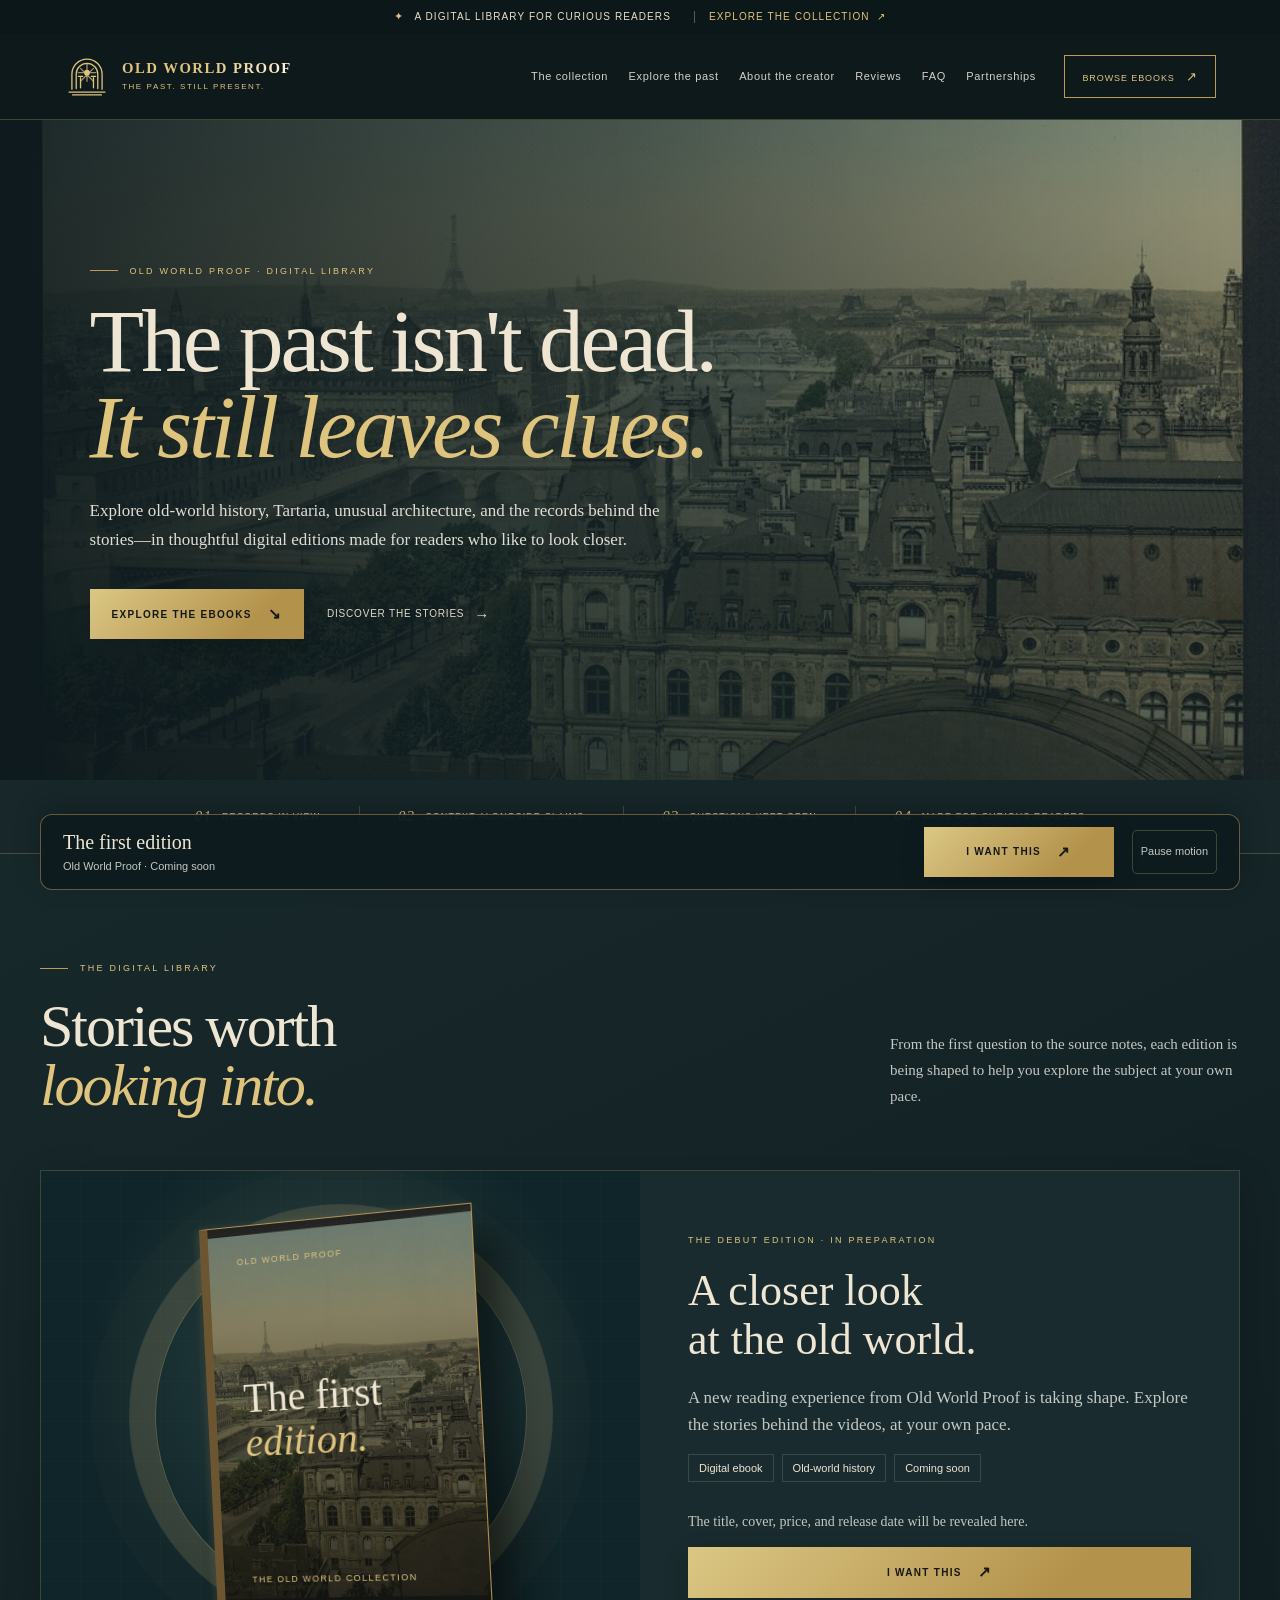
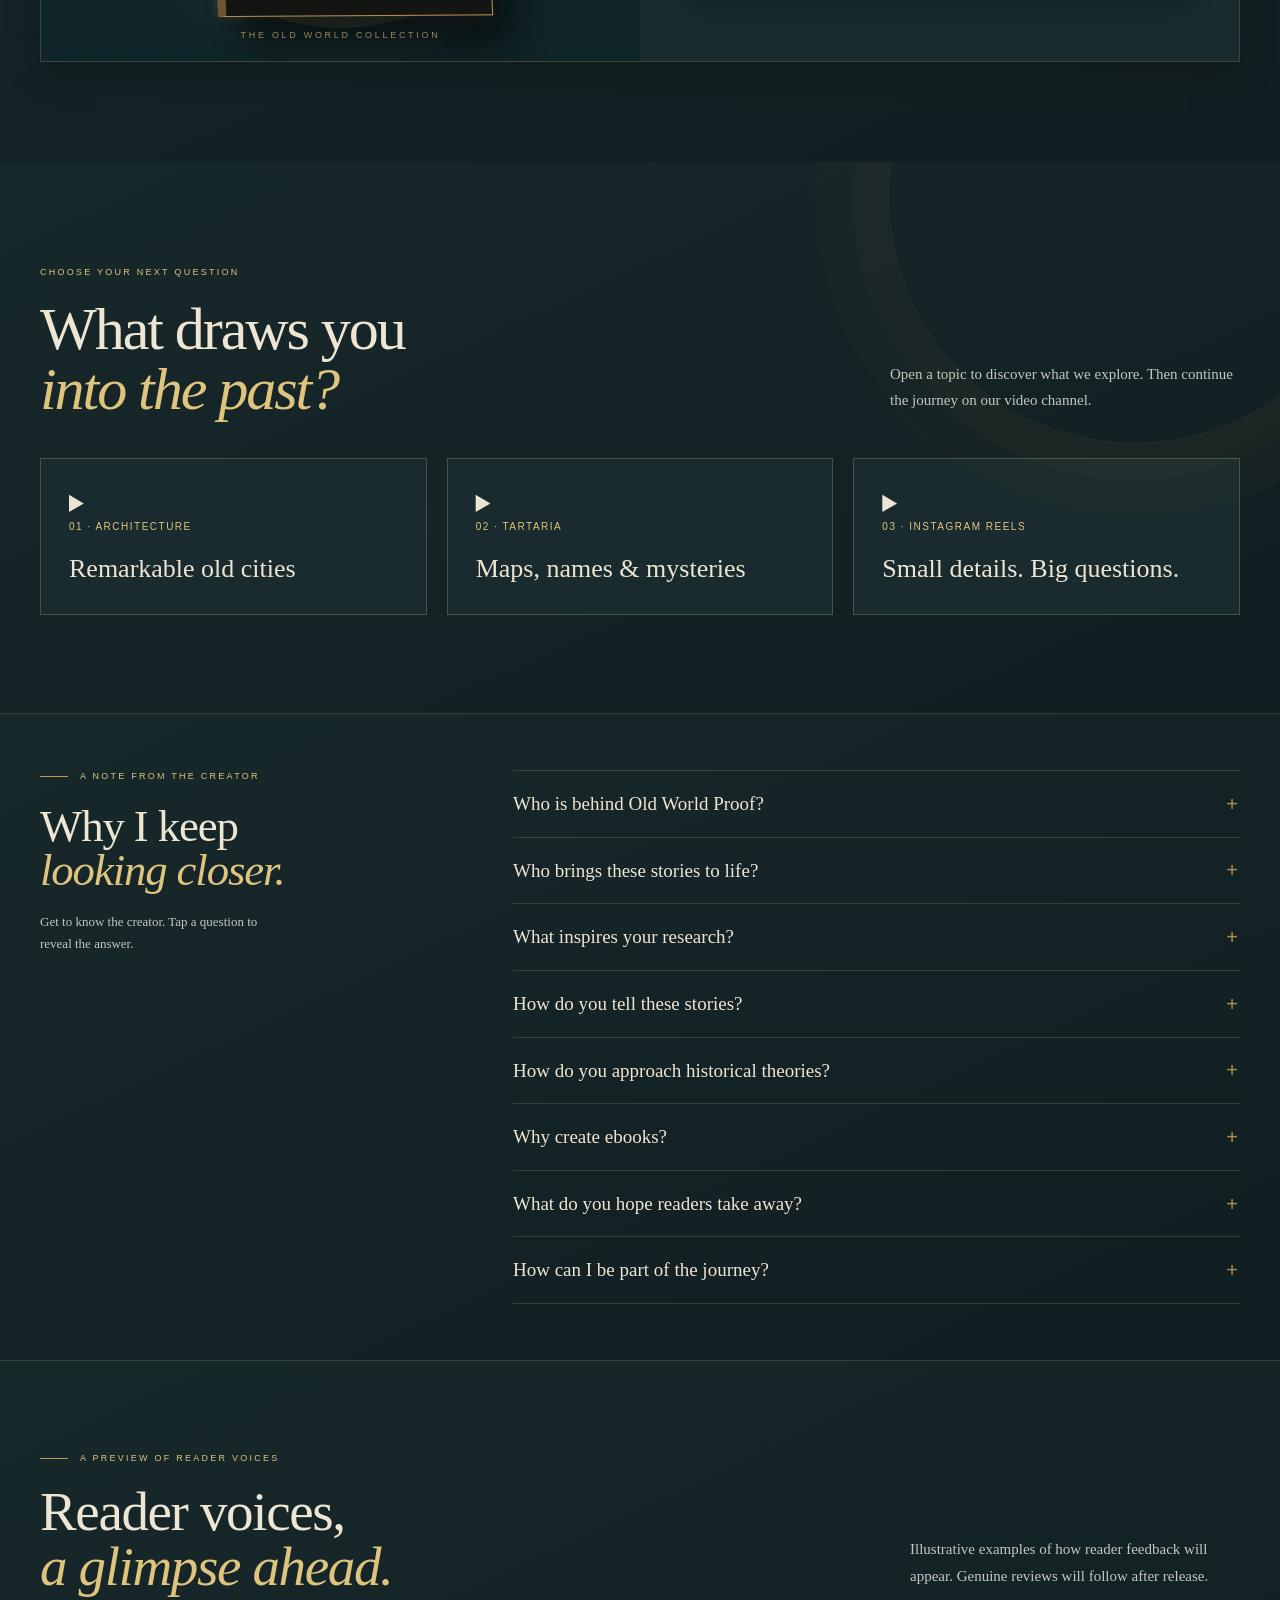
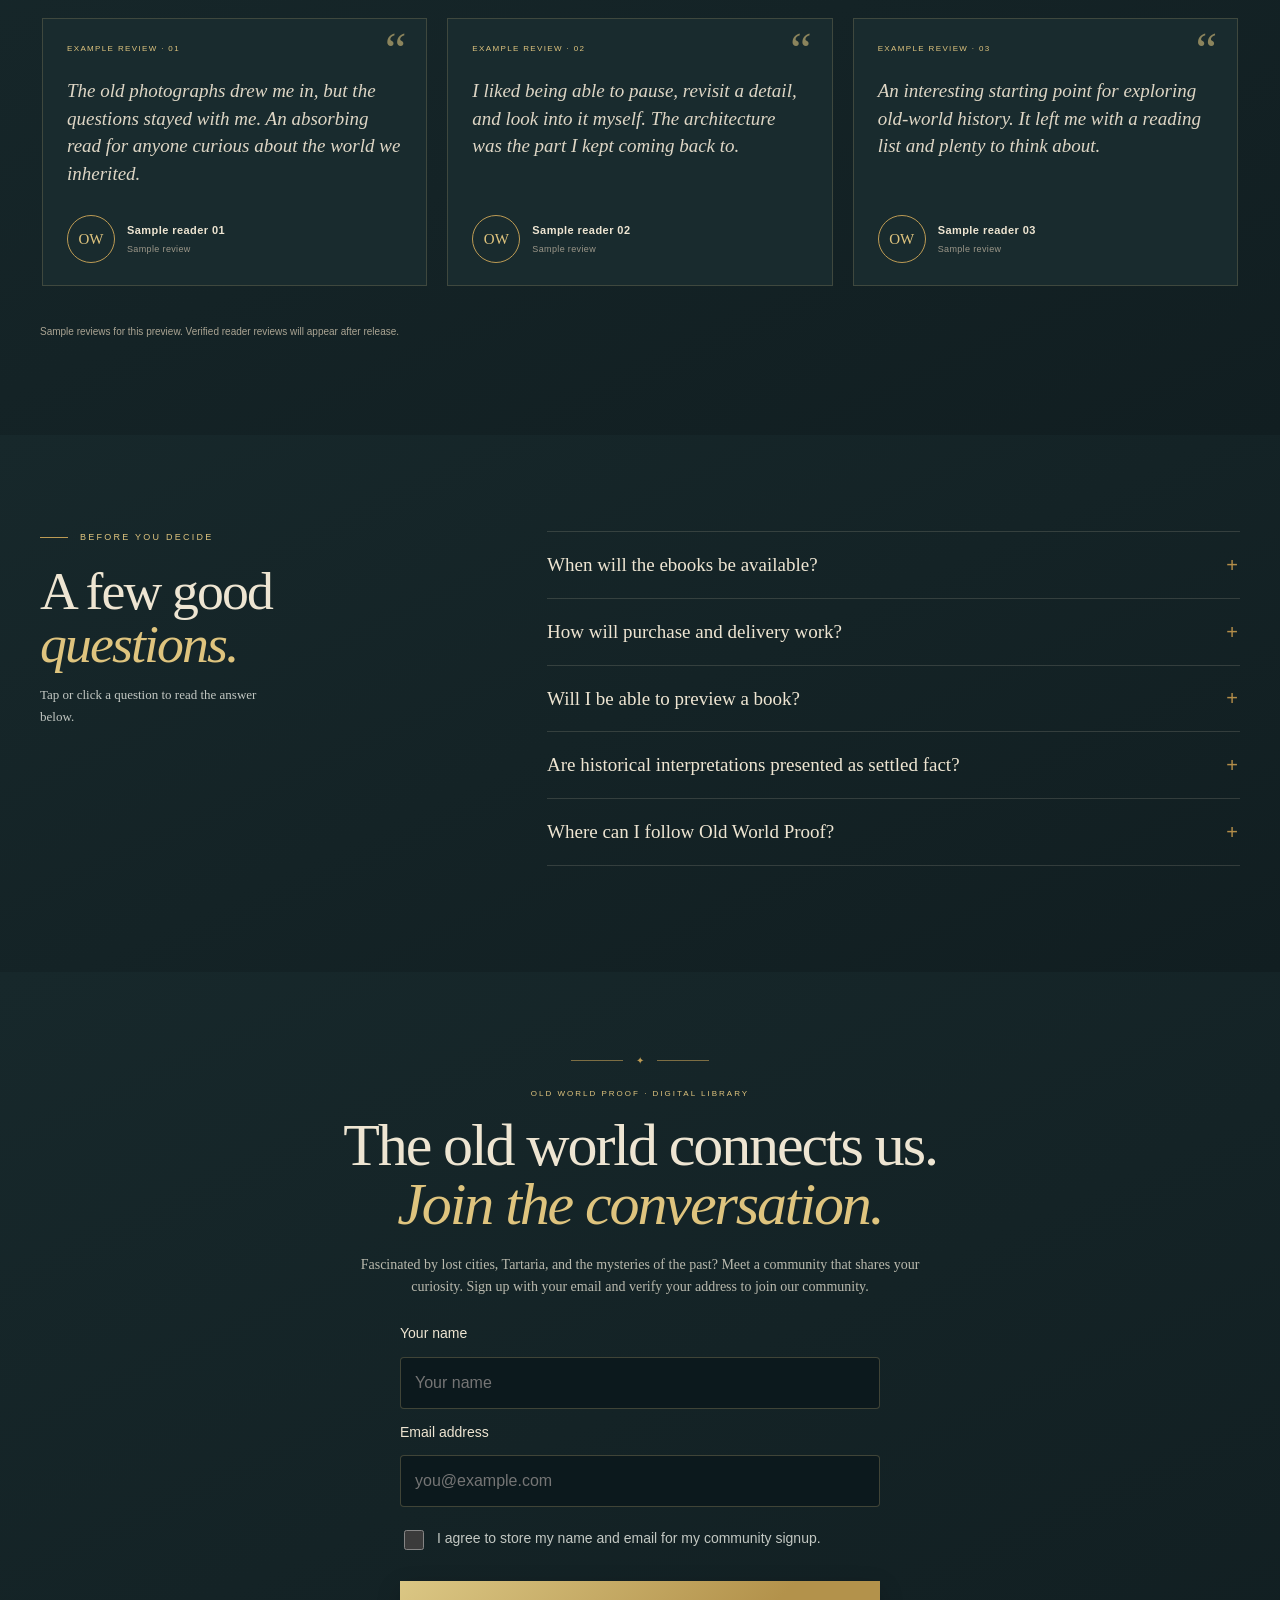
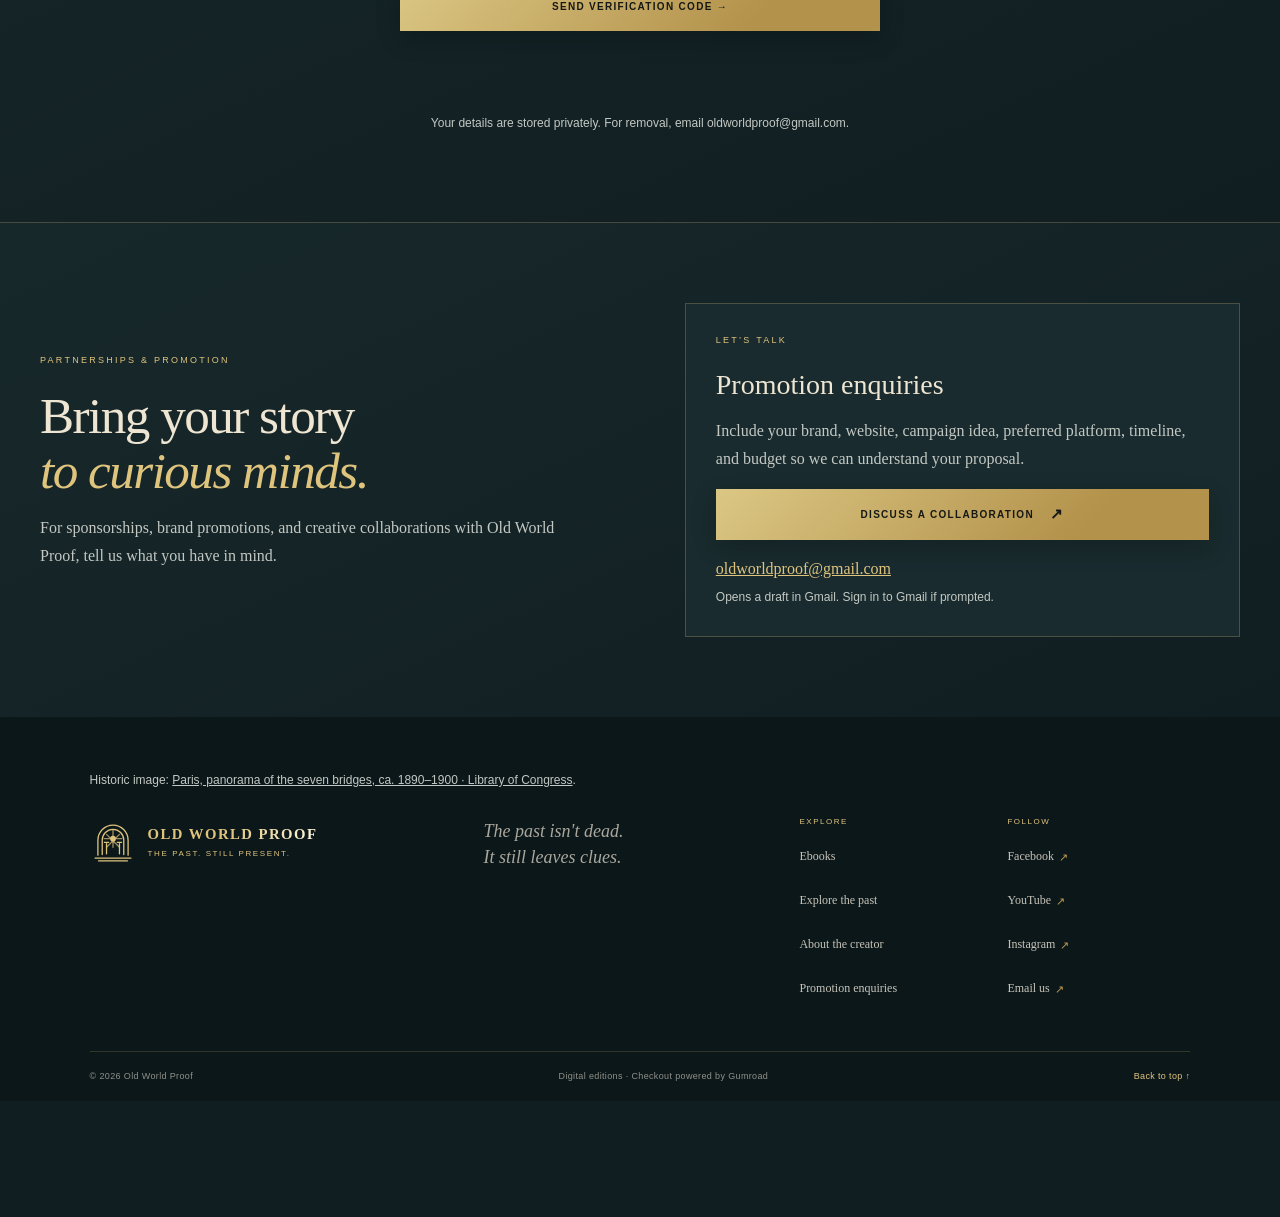
<file: public/index.html>
<!doctype html>
<html lang="en">
<head>
  <meta charset="utf-8">
  <meta name="viewport" content="width=device-width, initial-scale=1">
  <meta name="theme-color" content="#111e21">
  <meta name="description" content="Old World Proof explores historical records, unusual architecture, lost-world narratives, and the questions they raise through digital books.">
  <title>Old World Proof — Digital Library</title>
  <link rel="icon" href="favicon.svg" type="image/svg+xml">
  <link rel="stylesheet" href="styles.css?v=karan11">
  <script src="script.js?v=karan11" defer></script>
</head>
<body>
  <a class="skip-link" href="#main">Skip to content</a>

  <div class="announcement-bar">
    <span class="announcement-mark" aria-hidden="true">✦</span>
    <span>A digital library for curious readers</span>
    <a href="#collection">Explore the collection <span aria-hidden="true">↗</span></a>
  </div>

  <header class="site-header">
    <a class="brand" href="#top" aria-label="Old World Proof home">
      <span class="brand-symbol" aria-hidden="true">
        <svg viewBox="0 0 64 64" fill="none" stroke="currentColor" stroke-width="1.8" stroke-linecap="round" stroke-linejoin="round">
          <path d="M11 49V28a21 21 0 0 1 42 0v21M17 48V28a15 15 0 0 1 30 0v20"/>
          <path d="M7 53h50M12 57h40M23 47V33m18 14V33M20 31h6m12 0h6"/>
          <path d="M32 14v24M20 26h24M23 20l18 18M41 20 23 38" opacity=".7"/>
          <circle cx="32" cy="26" r="4" fill="currentColor" stroke="none"/>
        </svg>
      </span>
      <span class="brand-words"><strong>OLD WORLD PROOF</strong><small>THE PAST. STILL PRESENT.</small></span>
    </a>

    <button class="menu-toggle" type="button" aria-label="Open navigation" aria-expanded="false" aria-controls="main-nav">
      <span></span><span></span>
    </button>

    <nav class="main-nav" id="main-nav" aria-label="Main navigation">
      <a href="#collection">The collection</a>
      <a href="#approach">Explore the past</a>
      <a href="#creator-note">About the creator</a>
      <a href="#reviews">Reviews</a>
      <a href="#questions">FAQ</a><a href="#promotions">Partnerships</a>
      <a class="nav-cta" href="#collection">Browse ebooks <span aria-hidden="true">↗</span></a>
    </nav>
  </header>

  <main id="main">
    <section class="hero" id="top" aria-labelledby="hero-title">
      <div class="hero-grain" aria-hidden="true"></div>
      <div class="hero-content">
        <p class="eyebrow"><span class="eyebrow-line"></span> OLD WORLD PROOF · DIGITAL LIBRARY</p>
        <h1 id="hero-title">The past isn't dead.<br><em>It still leaves clues.</em></h1>
        <p class="hero-intro">Explore old-world history, Tartaria, unusual architecture, and the records behind the stories—in thoughtful digital editions made for readers who like to look closer.</p>
        <div class="hero-actions">
          <a class="button button-gold" href="#collection">Explore the ebooks <span aria-hidden="true">↘</span></a>
          <a class="text-link text-link-light" href="#approach">Discover the stories <span aria-hidden="true">→</span></a>
        </div>
      </div>

    </section>

    <section class="principles-strip" aria-label="Publishing principles">
      <div class="principle"><span class="principle-number">01</span><span>Records in view</span></div>
      <span class="strip-divider" aria-hidden="true"></span>
      <div class="principle"><span class="principle-number">02</span><span>Context alongside claims</span></div>
      <span class="strip-divider" aria-hidden="true"></span>
      <div class="principle"><span class="principle-number">03</span><span>Questions kept open</span></div>
      <span class="strip-divider" aria-hidden="true"></span>
      <div class="principle"><span class="principle-number">04</span><span>Made for curious readers</span></div>
    </section>

    <section class="collection section-paper" id="collection" aria-labelledby="collection-title">
      <div class="section-heading collection-heading">
        <div>
          <p class="eyebrow eyebrow-dark"><span class="eyebrow-line"></span> THE DIGITAL LIBRARY</p>
          <h2 id="collection-title">Stories worth<br><em>looking into.</em></h2>
        </div>
        <p class="heading-aside">From the first question to the source notes, each edition is being shaped to help you explore the subject at your own pace.</p>
      </div>

      <div class="product-grid" id="product-grid">
        <article class="product-card featured-edition">
          <div class="edition-art"><div class="edition-book"><span>OLD WORLD PROOF</span><strong>The first<br><em>edition.</em></strong><small>THE OLD WORLD COLLECTION</small></div></div>
          <div class="product-details">
            <p class="eyebrow">THE DEBUT EDITION · IN PREPARATION</p>
            <h3>A closer look<br>at the old world.</h3>
            <p class="product-description">A new reading experience from Old World Proof is taking shape. Explore the stories behind the videos, at your own pace.</p>
            <div class="edition-tags"><span>Digital ebook</span><span>Old-world history</span><span>Coming soon</span></div>
            <p class="edition-release">The title, cover, price, and release date will be revealed here.</p>
            <button class="button button-gold" type="button" data-action="checkout" data-product="ebook-1">I want this <span aria-hidden="true">↗</span></button>
          </div>
        </article>

      </div>
    </section>

    <section class="approach section-dark" id="approach" aria-labelledby="approach-title">
      <div class="section-heading"><div><p class="eyebrow">CHOOSE YOUR NEXT QUESTION</p><h2 id="approach-title">What draws you<br><em>into the past?</em></h2></div><p class="heading-aside">Open a topic to discover what we explore. Then continue the journey on our video channel.</p></div>
      <div class="topic-grid">
        <details class="topic-card"><summary><span>01 · ARCHITECTURE</span>Remarkable old cities</summary><a class="topic-media youtube-media" href="https://www.youtube.com/@oldworldprooforg" target="_blank" rel="noopener noreferrer"><span class="platform-icon youtube-icon" aria-hidden="true"><svg viewBox="0 0 32 24"><rect x="1" y="2" width="30" height="20" rx="6" fill="#ff0033"/><path d="m13 7 9 5-9 5Z" fill="white"/></svg></span><b>Watch Old World Proof on YouTube</b></a><p>Explore domes, grand stations, stone buildings, and the photographs that preserve their changing stories.</p><a href="https://www.youtube.com/@oldworldprooforg" target="_blank" rel="noopener noreferrer">Watch on YouTube ↗</a> <a href="https://www.facebook.com/oldworldproof/videos/" target="_blank" rel="noopener noreferrer">Facebook videos ↗</a></details>
        <details class="topic-card"><summary><span>02 · TARTARIA</span>Maps, names & mysteries</summary><a class="topic-media facebook-media" href="https://www.facebook.com/oldworldproof/videos/" target="_blank" rel="noopener noreferrer"><span class="platform-icon facebook-icon" aria-hidden="true"><svg viewBox="0 0 32 32"><circle cx="16" cy="16" r="15" fill="#1877f2"/><path d="M18 30V19h4l.6-5H18v-3c0-1.5.5-2 2-2h3V4.5c-.8-.2-2.3-.5-4-.5-4 0-6 2.5-6 6.5V14H9v5h4v11Z" fill="white"/></svg></span><b>Watch on Facebook</b></a><p>Look closer at old maps and the theories built around them, considering what the records show and what remains interpretation.</p><a href="https://www.facebook.com/oldworldproof" target="_blank" rel="noopener noreferrer">Open Facebook videos ↗</a></details>
        <details class="topic-card"><summary><span>03 · INSTAGRAM REELS</span>Small details. Big questions.</summary><a class="topic-media instagram-media" href="https://www.instagram.com/oldworldproof/reels/" target="_blank" rel="noopener noreferrer" aria-label="Watch Old World Proof short videos on Instagram"><span class="platform-icon instagram-icon" aria-hidden="true"><svg viewBox="0 0 32 32" fill="none" stroke="white" stroke-width="2.3"><rect x="5" y="5" width="22" height="22" rx="6"/><circle cx="16" cy="16" r="5.3"/><circle cx="23" cy="9.5" r="1.3" fill="white" stroke="none"/></svg></span><b>Old World Proof · Instagram Reels</b></a><p>Explore the past, one short story at a time. Watch our short videos on architecture, archival discoveries, and the questions history leaves behind.</p><a href="https://www.instagram.com/oldworldproof/reels/" target="_blank" rel="noopener noreferrer">Watch our Instagram shorts ↗</a></details>
      </div>
    </section>

    <section class="creator-note section-paper" id="creator-note" aria-labelledby="creator-note-title">
      <div class="creator-note-heading">
        <p class="eyebrow eyebrow-dark"><span class="eyebrow-line"></span> A NOTE FROM THE CREATOR</p>
        <h2 id="creator-note-title">Why I keep<br><em>looking closer.</em></h2>
        <p>Get to know the creator. Tap a question to reveal the answer.</p>
      </div>
      <div class="faq-list creator-questions"><details class="faq-item"><summary>Who is behind Old World Proof?</summary><p>I'm Karan, a creator from India with a fascination for alternative history and the stories that rarely find their way into our textbooks. Old World Proof is where I follow that curiosity through old photographs, forgotten architecture, and questions about the world we inherited.</p></details><details class="faq-item"><summary>Who brings these stories to life?</summary><p>Every story begins with me, Karan. I research the subject, write the script, edit the video, and bring the final piece together myself. Old World Proof is a one-person project, built with patience, curiosity, and a love of exploring the past.</p></details><details class="faq-item"><summary>What inspires your research?</summary><p>I'm drawn to old photographs, maps, buildings, and records that leave more to explore.</p></details><details class="faq-item"><summary>How do you tell these stories?</summary><p>I enjoy connecting these fragments into stories that are clear and easy to follow.</p></details><details class="faq-item"><summary>How do you approach historical theories?</summary><p>A striking story should still leave room to examine its sources and context.</p></details><details class="faq-item"><summary>Why create ebooks?</summary><p>That's why I want to bring some of these investigations into ebook form.</p></details><details class="faq-item"><summary>What do you hope readers take away?</summary><p>I hope readers will learn, question, and reach their own conclusions.</p></details><details class="faq-item"><summary>How can I be part of the journey?</summary><p>Thank you for being here and exploring the past with me.</p></details></div>
    </section>

    <section class="reader-reviews section-paper" id="reviews" aria-labelledby="reviews-title">
      <div class="reviews-heading">
        <div>
          <p class="eyebrow eyebrow-dark"><span class="eyebrow-line"></span> A PREVIEW OF READER VOICES</p>
          <h2 id="reviews-title">Reader voices,<br><em>a glimpse ahead.</em></h2>
        </div>
        <p class="heading-aside">Illustrative examples of how reader feedback will appear. Genuine reviews will follow after release.</p>
      </div>
      <div class="review-grid" id="review-track" tabindex="0" aria-label="Sample reviews carousel">
        <article class="review-card">
          <span class="review-quote-mark" aria-hidden="true">“</span>
          <p class="review-label">EXAMPLE REVIEW · 01</p>
          <blockquote>The old photographs drew me in, but the questions stayed with me. An absorbing read for anyone curious about the world we inherited.</blockquote>
          <div class="review-author">
            <span class="reader-monogram" aria-hidden="true">OW</span>
            <div><p class="review-name">Sample reader 01</p><p class="review-detail">Sample review</p></div>
          </div>
        </article>
        <article class="review-card">
          <span class="review-quote-mark" aria-hidden="true">“</span>
          <p class="review-label">EXAMPLE REVIEW · 02</p>
          <blockquote>I liked being able to pause, revisit a detail, and look into it myself. The architecture was the part I kept coming back to.</blockquote>
          <div class="review-author">
            <span class="reader-monogram" aria-hidden="true">OW</span>
            <div><p class="review-name">Sample reader 02</p><p class="review-detail">Sample review</p></div>
          </div>
        </article>
        <article class="review-card">
          <span class="review-quote-mark" aria-hidden="true">“</span>
          <p class="review-label">EXAMPLE REVIEW · 03</p>
          <blockquote>An interesting starting point for exploring old-world history. It left me with a reading list and plenty to think about.</blockquote>
          <div class="review-author">
            <span class="reader-monogram" aria-hidden="true">OW</span>
            <div><p class="review-name">Sample reader 03</p><p class="review-detail">Sample review</p></div>
          </div>
        </article>
      </div>
      <p class="review-placeholder-note">Sample reviews for this preview. Verified reader reviews will appear after release.</p>
    </section>

    <section class="questions section-paper" id="questions" aria-labelledby="questions-title">
      <div class="questions-heading">
        <p class="eyebrow eyebrow-dark"><span class="eyebrow-line"></span> BEFORE YOU DECIDE</p>
        <h2 id="questions-title">A few good<br><em>questions.</em></h2>
        <p>Tap or click a question to read the answer below.</p>
      </div>
      <div class="faq-list">
        <details class="faq-item">
          <summary>When will the ebooks be available?</summary>
          <p>The first ebooks are in preparation. A release date has not been announced yet. Follow Old World Proof on Facebook or YouTube for launch news.</p>
        </details>
        <details class="faq-item">
          <summary>How will purchase and delivery work?</summary>
          <p>Purchases will be handled through Gumroad. Each live product page will show its price, file format, and delivery information before checkout.</p>
        </details>
        <details class="faq-item">
          <summary>Will I be able to preview a book?</summary>
          <p>Preview pages are not available yet. When an excerpt is ready, you will be able to open it using the Preview button on the book card.</p>
        </details>
        <details class="faq-item">
          <summary>Are historical interpretations presented as settled fact?</summary>
          <p>We explore historical records alongside theories and interpretations. A theory is not established fact; disputed questions and the limits of available evidence are part of the discussion.</p>
        </details>
        <details class="faq-item">
          <summary>Where can I follow Old World Proof?</summary>
          <p>Visit the <a href="https://www.facebook.com/oldworldproof" target="_blank" rel="noopener noreferrer">Old World Proof Facebook page</a>. You can also watch our videos on <a href="https://www.youtube.com/@oldworldprooforg" target="_blank" rel="noopener noreferrer">YouTube @oldworldprooforg</a>.</p>
        </details>
      </div>
    </section>

    <section id="join" class="closing-cta section-dark" aria-labelledby="closing-title">
      <div class="closing-ornament" aria-hidden="true"><span></span><i>✦</i><span></span></div>
      <p class="eyebrow">OLD WORLD PROOF · DIGITAL LIBRARY</p>
      <h2 id="closing-title">The old world connects us.<br><em>Join the conversation.</em></h2>
      <p>Fascinated by lost cities, Tartaria, and the mysteries of the past? Meet a community that shares your curiosity. Sign up with your email and verify your address to join our community.</p>
      <form id="join-form" class="join-form">
        <label for="join-name">Your name</label><input id="join-name" name="name" autocomplete="name" maxlength="80" required placeholder="Your name">
        <label for="join-email">Email address</label><input id="join-email" name="email" type="email" autocomplete="email" maxlength="254" required placeholder="you@example.com">
        <label class="join-consent"><input type="checkbox" required name="consent"> I agree to store my name and email for my community signup.</label>
        <button class="button button-gold" type="submit">Send verification code →</button>
      </form>
      <form id="verify-form" class="join-form" hidden>
        <label for="join-code">Enter the 6-digit code from your email</label><input id="join-code" name="code" inputmode="numeric" autocomplete="one-time-code" pattern="[0-9]{6}" maxlength="6" required placeholder="000000">
        <button class="button button-gold" type="submit">Verify & join →</button><button type="button" id="join-back" class="text-link">Use a different email / resend</button>
      </form>
      <p id="join-status" role="status" aria-live="polite"></p>
      <div id="join-thanks" hidden tabindex="-1"><span class="eyebrow">WELCOME TO OLD WORLD PROOF</span><h3>Thank you for joining.</h3><p>Your email is verified. We are glad you are part of the journey.</p></div>
      <small class="join-caption">Your details are stored privately. For removal, email oldworldproof@gmail.com.</small>
    </section>
    <section class="promotion-section section-dark" id="promotions" aria-labelledby="promotion-title">
      <div><p class="eyebrow">PARTNERSHIPS &amp; PROMOTION</p><h2 id="promotion-title">Bring your story<br><em>to curious minds.</em></h2><p>For sponsorships, brand promotions, and creative collaborations with Old World Proof, tell us what you have in mind.</p></div>
      <div class="promotion-contact"><span class="eyebrow">LET’S TALK</span><h3>Promotion enquiries</h3><p>Include your brand, website, campaign idea, preferred platform, timeline, and budget so we can understand your proposal.</p><a class="button button-gold" href="https://mail.google.com/mail/?view=cm&amp;fs=1&amp;to=oldworldproof%40gmail.com&amp;su=Promotion%20enquiry%20%E2%80%94%20Old%20World%20Proof&amp;body=Brand%20name%3A%0AWebsite%3A%0ACampaign%20idea%3A%0APreferred%20platform%3A%0ATimeline%3A%0ABudget%3A">Discuss a collaboration <span aria-hidden="true">↗</span></a><a class="promotion-email" href="mailto:oldworldproof@gmail.com">oldworldproof@gmail.com</a><small>Opens a draft in Gmail. Sign in to Gmail if prompted.</small></div>
    </section>
  </main><aside class="sticky-purchase" aria-label="Ebook purchase"><div><strong>The first edition</strong><small>Old World Proof · Coming soon</small></div><button class="button button-gold" type="button" data-action="checkout" data-product="ebook-1">I want this <span aria-hidden="true">↗</span></button><button class="purchase-motion" type="button" aria-label="Pause purchase bar motion" aria-pressed="false">Pause motion</button></aside>

  <footer class="site-footer"><p class="archive-credit">Historic image: <a href="https://www.loc.gov/item/2001698504/" target="_blank" rel="noopener noreferrer">Paris, panorama of the seven bridges, ca. 1890–1900 · Library of Congress</a>.</p>
    <div class="footer-main">
      <a class="brand footer-brand" href="#top" aria-label="Old World Proof home">
        <span class="brand-symbol" aria-hidden="true">
          <svg viewBox="0 0 64 64" fill="none" stroke="currentColor" stroke-width="1.8" stroke-linecap="round" stroke-linejoin="round">
          <path d="M11 49V28a21 21 0 0 1 42 0v21M17 48V28a15 15 0 0 1 30 0v20"/>
          <path d="M7 53h50M12 57h40M23 47V33m18 14V33M20 31h6m12 0h6"/>
          <path d="M32 14v24M20 26h24M23 20l18 18M41 20 23 38" opacity=".7"/>
          <circle cx="32" cy="26" r="4" fill="currentColor" stroke="none"/>
        </svg>
        </span>
        <span class="brand-words"><strong>OLD WORLD PROOF</strong><small>THE PAST. STILL PRESENT.</small></span>
      </a>
      <p class="footer-motto">The past isn't dead.<br>It still leaves clues.</p>
      <div class="footer-links">
        <div><span class="footer-label">EXPLORE</span><a href="#collection">Ebooks</a><a href="#approach">Explore the past</a><a href="#creator-note">About the creator</a><a href="#promotions">Promotion enquiries</a></div>
        <div><span class="footer-label">FOLLOW</span><a href="https://www.facebook.com/oldworldproof" target="_blank" rel="noopener noreferrer">Facebook <span aria-hidden="true">↗</span></a><a href="https://www.youtube.com/@oldworldprooforg" target="_blank" rel="noopener noreferrer">YouTube <span aria-hidden="true">↗</span></a><a href="https://www.instagram.com/oldworldproof" target="_blank" rel="noopener noreferrer">Instagram <span aria-hidden="true">↗</span></a><a href="mailto:oldworldproof@gmail.com">Email us <span aria-hidden="true">↗</span></a></div>
      </div>
    </div>
    <div class="footer-bottom"><span>© <span id="current-year">2026</span> Old World Proof</span><span>Digital editions · Checkout powered by Gumroad</span><a href="#top">Back to top ↑</a></div>
  </footer>

  <dialog class="info-dialog" id="info-dialog" aria-labelledby="dialog-title">
    <button class="dialog-close" type="button" aria-label="Close dialog">×</button>
    <span class="dialog-kicker">OLD WORLD PROOF · DIGITAL LIBRARY</span>
    <h2 id="dialog-title">Details coming soon</h2>
    <p id="dialog-message">Product information will be added here.</p>
    <button class="button button-gold dialog-ok" type="button">Understood</button>
  </dialog>
</body>
</html>
</file>
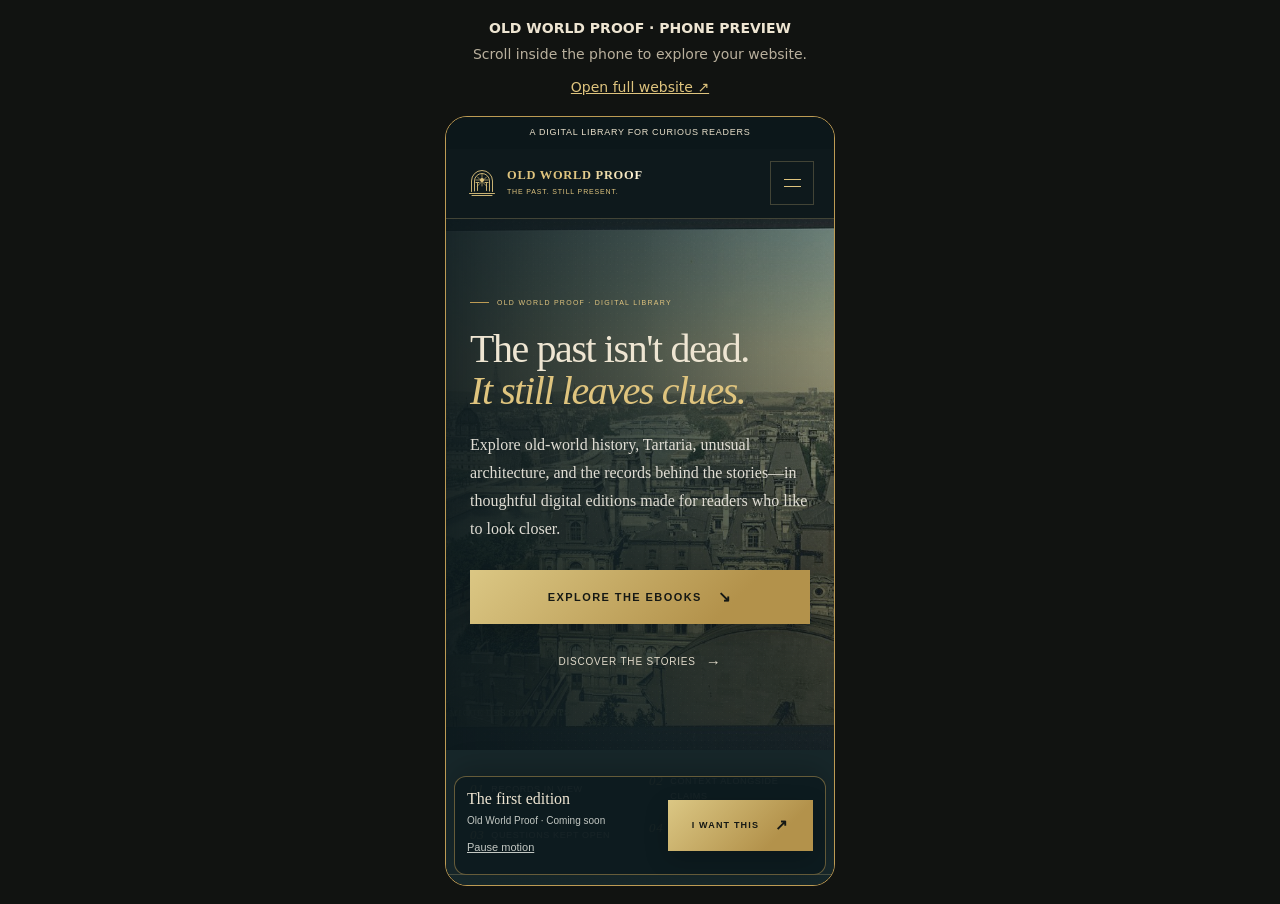
<file: public/mobile-preview.html>
<!doctype html>
<html lang="en">
<head>
  <meta charset="utf-8">
  <meta name="viewport" content="width=device-width, initial-scale=1">
  <title>Old World Proof · Phone preview</title>
  <style>
    * { box-sizing: border-box; }
    body { margin: 0; background: #111311; color: #eee5d2; font: 14px/1.5 system-ui, sans-serif; }
    header { padding: 18px; text-align: center; }
    header p { margin: 5px 0 12px; color: #b9b09d; }
    a { color: #dfc47e; }
    iframe { display: block; width: min(390px, 100%); height: calc(100dvh - 130px); min-height: 400px; margin: 0 auto 18px; border: 1px solid #bd9b54; border-radius: 22px; background: #111311; }
    @media(max-width: 430px) { iframe { width: 100%; border: 0; border-radius: 0; } }
  </style>
</head>
<body>
  <header><strong>OLD WORLD PROOF · PHONE PREVIEW</strong><p>Scroll inside the phone to explore your website.</p><a href="./?v=mobile3">Open full website ↗</a></header>
  <iframe src="./?v=mobile3" title="Old World Proof website at phone width"></iframe>
</body>
</html>
</file>
<file: public/styles.css>
@charset "UTF-8";

:root {
  color-scheme: dark;
  --ink: #eee5d2;
  --ink-soft: #b9b09d;
  --navy: #111311;
  --navy-raised: #1b1a16;
  --paper: #171713;
  --paper-light: #211f19;
  --paper-shade: #30291f;
  --gold: #bd9b54;
  --gold-light: #dfc47e;
  --gold-deep: #b38d49;
  --rust: #cf9068;
  --line: rgba(237, 225, 199, .15);
  --line-dark: rgba(219, 195, 133, .25);
  --serif: "Iowan Old Style", "Baskerville Old Face", Baskerville, Georgia, "Times New Roman", serif;
  --sans: "Aptos", "Segoe UI", Arial, sans-serif;
  --content: 1200px;
}

* { box-sizing: border-box; }
html { scroll-behavior: smooth; scroll-padding-top: 88px; }
body { margin: 0; background: var(--paper); color: var(--ink); font-family: var(--serif); -webkit-font-smoothing: antialiased; }
button, a { -webkit-tap-highlight-color: transparent; }
button { font: inherit; }
a { color: inherit; }
::selection { background: rgba(189, 155, 84, .34); color: var(--ink); }

.skip-link { position: fixed; z-index: 100; top: 10px; left: 10px; padding: 12px 16px; transform: translateY(-150%); background: var(--paper-light); color: var(--ink); }
.skip-link:focus { transform: translateY(0); }

.announcement-bar { min-height: 34px; display: flex; align-items: center; justify-content: center; gap: 10px; background: #0b1110; color: #e8dfca; font: 10px/1.2 var(--sans); letter-spacing: .11em; text-transform: uppercase; }
.announcement-mark { color: var(--gold-light); font-size: 11px; }
.announcement-bar a { margin-left: 13px; padding-left: 14px; border-left: 1px solid rgba(214, 189, 124, .42); color: var(--gold-light); text-decoration: none; }
.announcement-bar a span { padding-left: 3px; }

.site-header { position: relative; z-index: 10; min-height: 86px; display: flex; align-items: center; justify-content: space-between; gap: 36px; padding: 0 max(5vw, calc((100vw - 1360px) / 2)); background: var(--navy); color: var(--ink); border-bottom: 1px solid var(--line-dark); }
.brand { display: inline-flex; align-items: center; gap: 12px; flex: 0 0 auto; color: inherit; text-decoration: none; }
.brand-symbol { width: 39px; height: 42px; display: grid; place-items: center; color: var(--gold-light); }
.brand-symbol svg { width: 100%; stroke: currentColor; stroke-width: 1.1; }
.brand-words { display: flex; flex-direction: column; gap: 4px; }
.brand-words strong { font: 600 13px/1 var(--serif); letter-spacing: .16em; }
.brand-words small { color: var(--gold-light); font: 8px/1 var(--sans); letter-spacing: .22em; }
.main-nav { display: flex; align-items: center; gap: clamp(20px, 3vw, 43px); }
.main-nav > a { color: #d4d0c6; font: 11px/1 var(--sans); letter-spacing: .06em; text-decoration: none; transition: color .2s ease; }
.main-nav > a:hover, .main-nav > a:focus-visible { color: var(--gold-light); }
.main-nav .nav-cta { margin-left: 8px; padding: 14px 17px; border: 1px solid var(--gold); color: var(--gold-light); text-transform: uppercase; letter-spacing: .1em; font-size: 9px; }
.nav-cta span { margin-left: 8px; font-size: 13px; }
.menu-toggle { display: none; }

.hero { position: relative; min-height: 660px; display: grid; grid-template-columns: 1fr; align-items: center; overflow: hidden; padding: 84px max(7vw, calc((100vw - 1250px) / 2)) 88px; background: #101715 url("assets/paris-archive.jpg") center 49% / cover no-repeat; color: var(--ink); }
.hero::before { position: absolute; z-index: 0; content: ""; inset: 0; pointer-events: none; background: linear-gradient(90deg, rgba(8, 12, 10, .85) 0%, rgba(8, 12, 10, .72) 42%, rgba(8, 12, 10, .32) 100%), linear-gradient(0deg, rgba(8, 12, 10, .34), rgba(8, 12, 10, .08)); }
.hero-grain { position: absolute; z-index: 1; inset: 0; opacity: .08; pointer-events: none; background-image: radial-gradient(rgba(224, 209, 167, .45) .55px, transparent .7px); background-size: 7px 7px; mask-image: linear-gradient(90deg, transparent, #000 42%, #000); }
.hero-content { position: relative; z-index: 2; max-width: 790px; padding: 15px 0 7px; }
.eyebrow { display: flex; align-items: center; gap: 12px; margin: 0 0 21px; color: var(--gold-light); font: 9px/1.4 var(--sans); letter-spacing: .25em; text-transform: uppercase; }
.eyebrow-line { width: 28px; height: 1px; display: inline-block; background: var(--gold); }
.eyebrow-dark { color: var(--gold-light); }
.hero h1, .section-heading h2, .about-copy h2, .questions-heading h2, .closing-cta h2 { margin: 0; font: 400 clamp(45px, 5.3vw, 74px)/.99 var(--serif); letter-spacing: -.035em; }
.hero h1 { max-width: 880px; font-size: clamp(58px, 7vw, 92px); line-height: .96; }
.hero h1 em, .section-heading h2 em, .about-copy h2 em, .questions-heading h2 em, .closing-cta h2 em { color: var(--gold-light); font-weight: 400; }
.hero-intro { max-width: 610px; margin: 27px 0 0; color: #e0ddd4; font-size: 17px; line-height: 1.7; }
.hero-actions { display: flex; flex-wrap: wrap; align-items: center; gap: 23px; margin-top: 34px; }
.button { min-height: 49px; display: inline-flex; align-items: center; justify-content: center; gap: 16px; padding: 0 22px; border: 0; text-decoration: none; cursor: pointer; font: 600 10px/1 var(--sans); letter-spacing: .13em; text-transform: uppercase; transition: transform .2s ease, background .2s ease, box-shadow .2s ease; }
.button:hover { transform: translateY(-2px); }
.button:focus-visible, a:focus-visible, button:focus-visible, summary:focus-visible { outline: 2px solid var(--gold-light); outline-offset: 4px; }
.button-gold { background: linear-gradient(135deg, #dbc784, #b3924b 75%); color: #151814; box-shadow: 0 8px 24px rgba(0, 0, 0, .2); }
.button-gold:hover { background: linear-gradient(135deg, #ead89e, #c6a251 75%); }
.button-gold span { font-size: 15px; }
.text-link { display: inline-flex; align-items: center; gap: 10px; font: 10px/1.4 var(--sans); letter-spacing: .08em; text-decoration: none; text-transform: uppercase; }
.text-link span { font-size: 15px; transition: transform .2s ease; }
.text-link:hover span { transform: translateX(4px); }
.text-link-light { color: #e0d9c9; }
.hero-note { display: flex; align-items: center; gap: 11px; max-width: 425px; margin-top: 43px; padding-top: 18px; border-top: 1px solid var(--line-dark); color: #aaa99f; font-size: 12px; line-height: 1.55; }
.note-icon { color: var(--gold); font-size: 17px; }

.hero-art { position: relative; z-index: 1; width: min(100%, 760px); height: clamp(320px, 29vw, 430px); justify-self: end; margin: 0; overflow: hidden; border: 1px solid rgba(202, 175, 107, .5); background: #242016; box-shadow: 0 24px 60px rgba(0, 0, 0, .4); }
.city-art { display: block; width: 100%; height: 100%; object-fit: cover; object-position: center; filter: sepia(.08) contrast(1.04); }
.art-orbit { position: absolute; top: 52%; left: 51%; width: 465px; height: 465px; border: 1px solid rgba(189, 155, 84, .23); border-radius: 50%; transform: translate(-50%, -50%); }
.orbit-two { width: 380px; height: 380px; border-style: dashed; opacity: .55; }
.art-plate { position: absolute; top: 39px; left: 45px; width: 405px; height: 405px; overflow: hidden; background: linear-gradient(145deg, #26302a, #111817 78%); border: 1px solid rgba(202, 175, 107, .4); box-shadow: 0 22px 62px rgba(0, 0, 0, .42), inset 0 0 45px rgba(203, 174, 103, .05); }
.art-plate::before { position: absolute; z-index: 3; content: ""; inset: 10px; border: 1px solid rgba(229, 204, 141, .35); pointer-events: none; }
.art-plate::after { position: absolute; z-index: 1; content: ""; inset: 0; background: linear-gradient(180deg, rgba(12, 14, 12, .35), transparent 40%, rgba(12, 14, 12, .36)); pointer-events: none; }
.plate-topline, .plate-caption { position: absolute; z-index: 2; left: 24px; right: 24px; display: flex; justify-content: space-between; color: rgba(228, 212, 170, .7); font: 7px/1 var(--sans); letter-spacing: .2em; }
.plate-topline { top: 24px; }
.architecture-art { position: absolute; z-index: 0; inset: 0; width: 100%; height: 100%; object-fit: cover; opacity: .92; }
.plate-caption { bottom: 23px; align-items: center; font-size: 6px; letter-spacing: .14em; }
.plate-caption i { width: 48px; height: 1px; background: var(--gold); opacity: .65; }
.floating-note { position: absolute; z-index: 3; display: flex; align-items: center; gap: 9px; padding: 11px 13px; border: 1px solid rgba(205, 180, 112, .38); background: rgba(20, 29, 26, .95); color: #e0d9c9; font: 9px/1.35 var(--sans); letter-spacing: .07em; text-transform: uppercase; box-shadow: 0 9px 25px rgba(0, 0, 0, .24); }
.floating-note small { color: #9f9c8f; font-size: 7px; letter-spacing: .15em; }
.note-left { top: 95px; left: 0; }
.note-right { right: 2px; bottom: 103px; }
.note-index { width: 22px; height: 22px; display: grid; place-items: center; border: 1px solid var(--gold); color: var(--gold-light); font-family: var(--serif); font-size: 12px; }
.note-dot { width: 7px; height: 7px; background: #a37c3d; border-radius: 50%; box-shadow: 0 0 0 4px rgba(189, 155, 84, .15); }
.sample-book { position: absolute; z-index: 4; right: 35px; bottom: 23px; width: 148px; height: 216px; perspective: 550px; transform: rotate(7deg); filter: drop-shadow(10px 15px 11px rgba(0, 0, 0, .42)); }
.book-cover { position: absolute; inset: 0 0 0 11px; display: flex; flex-direction: column; align-items: center; padding: 15px 12px; overflow: hidden; background: linear-gradient(155deg, #6e4a2d, #282519 72%); border: 1px solid rgba(226, 197, 127, .7); color: #e6d9b8; }
.book-spine { position: absolute; top: 0; bottom: 0; left: 0; width: 14px; background: linear-gradient(90deg, #191a15, #60492e); border: 1px solid rgba(226, 197, 127, .4); }
.book-brand { z-index: 2; font: 5px/1 var(--sans); letter-spacing: .16em; }
.book-rule { z-index: 2; width: 58px; margin-top: 8px; border-top: 1px solid var(--gold-light); }
.book-cover-art { position: relative; width: 74px; height: 67px; display: block; margin: 9px 0 5px; border: 1px solid rgba(222, 195, 127, .52); background: radial-gradient(ellipse at 50% 44%, rgba(200, 169, 102, .3), transparent 55%); }
.book-cover-art::before { position: absolute; content: ""; top: 9px; left: 17px; width: 40px; height: 48px; border: 1px solid rgba(225, 200, 141, .75); border-radius: 25px 25px 0 0; }
.book-cover-art i { position: absolute; bottom: 9px; left: 10px; right: 10px; height: 13px; border-top: 1px solid rgba(225, 200, 141, .7); }
.book-cover-art b { position: absolute; bottom: 10px; left: 20px; width: 4px; height: 22px; background: rgba(225, 200, 141, .64); box-shadow: 14px 0 rgba(225, 200, 141, .64), 28px 0 rgba(225, 200, 141, .64); }
.book-cover-art em { position: absolute; top: 0; left: 35px; width: 1px; height: 57px; background: rgba(225, 200, 141, .23); }
.book-cover strong { z-index: 2; color: #f2e8d0; font: 600 15px/.93 var(--serif); letter-spacing: .05em; text-align: center; }
.book-cover small { z-index: 2; margin-top: auto; color: var(--gold-light); font: 5px/1 var(--sans); letter-spacing: .17em; }
.art-footnote { position: absolute; left: 48px; bottom: 10px; margin: 0; color: rgba(222, 202, 156, .55); font: 7px/1 var(--sans); letter-spacing: .2em; }

.principles-strip { min-height: 74px; display: flex; align-items: center; justify-content: center; gap: clamp(14px, 3vw, 42px); padding: 15px 30px; background: #201e18; border-bottom: 1px solid var(--line-dark); color: #ddd4c0; }
.principle { display: flex; align-items: center; gap: 10px; font: 9px/1.3 var(--sans); letter-spacing: .12em; text-transform: uppercase; }
.principle-number { color: var(--gold-light); font: italic 15px/1 var(--serif); }
.strip-divider { width: 1px; height: 22px; background: rgba(219, 195, 133, .24); }

.section-paper { background: var(--paper); }
.collection { padding: 108px max(7vw, calc((100vw - 1220px) / 2)) 100px; }
.section-heading { display: flex; align-items: end; justify-content: space-between; gap: 50px; }
.section-heading h2, .about-copy h2, .questions-heading h2 { color: var(--ink); font-size: clamp(40px, 4.7vw, 61px); }
.section-heading h2 em, .about-copy h2 em, .questions-heading h2 em { color: var(--rust); }
.heading-aside { max-width: 350px; margin: 0 0 5px; color: var(--ink-soft); font-size: 15px; line-height: 1.75; }
.product-grid { display: grid; grid-template-columns: repeat(3, minmax(0, 1fr)); gap: 25px; margin-top: 55px; }
.product-card { min-width: 0; padding: 13px; background: var(--paper-light); border: 1px solid rgba(214, 189, 124, .19); box-shadow: 0 12px 35px rgba(0, 0, 0, .19); transition: transform .25s ease, box-shadow .25s ease; }
.product-card:hover { transform: translateY(-5px); box-shadow: 0 19px 40px rgba(0, 0, 0, .32); }
.product-coming-soon-card { display: flex; min-height: 500px; }
.coming-soon-panel { position: relative; width: 100%; min-height: 470px; display: grid; place-items: center; overflow: hidden; border: 1px solid rgba(218, 193, 128, .65); background: radial-gradient(ellipse at 50% 46%, rgba(175, 159, 97, .2), transparent 42%), linear-gradient(145deg, #41422b, #1c211d 77%); box-shadow: inset 0 0 0 7px rgba(9, 13, 12, .15); }
.coming-soon-panel::before { position: absolute; content: ""; inset: 14px; border: 1px solid rgba(224, 196, 124, .28); pointer-events: none; }
.coming-soon-panel::after { position: absolute; content: ""; width: 128px; height: 128px; border: 1px solid rgba(201, 172, 99, .4); border-radius: 50%; box-shadow: 0 0 0 15px rgba(201, 172, 99, .035), 0 0 0 31px rgba(201, 172, 99, .025); }
.product-coming-soon-card:nth-child(3) .coming-soon-panel { background: radial-gradient(ellipse at 50% 46%, rgba(158, 153, 126, .2), transparent 42%), linear-gradient(145deg, #34403e, #151d1d 78%); }
.coming-soon-text { position: relative; z-index: 1; padding: 15px 20px; background: rgba(24, 27, 23, .72); color: #e5d39a; font: 400 22px/1.2 var(--serif); letter-spacing: .13em; text-transform: uppercase; text-align: center; }
.product-cover { position: relative; min-height: 293px; display: flex; flex-direction: column; align-items: center; justify-content: center; overflow: hidden; padding: 23px 18px 19px; border: 1px solid rgba(218, 193, 128, .65); color: #eee4ca; text-align: center; box-shadow: inset 0 0 0 7px rgba(9, 13, 12, .15); }
.product-cover::before { position: absolute; content: ""; inset: 14px; border: 1px solid rgba(224, 196, 124, .28); pointer-events: none; }
.product-cover::after { position: absolute; content: ""; inset: 0; background: linear-gradient(145deg, rgba(255,255,255,.05), transparent 43%, rgba(0,0,0,.15)); pointer-events: none; }
.cover-umber { background: radial-gradient(ellipse at 49% 43%, rgba(191, 151, 80, .28), transparent 39%), linear-gradient(145deg, #493526, #181a17 75%); }
.cover-olive { background: radial-gradient(ellipse at 50% 40%, rgba(175, 159, 97, .23), transparent 40%), linear-gradient(145deg, #41422b, #1c211d 77%); }
.cover-slate { background: radial-gradient(ellipse at 50% 41%, rgba(158, 153, 126, .23), transparent 41%), linear-gradient(145deg, #34403e, #151d1d 78%); }
.cover-overline, .cover-volume { position: relative; z-index: 1; color: #d0b66f; font: 7px/1.4 var(--sans); letter-spacing: .2em; }
.cover-overline i { padding: 0 4px; font-style: normal; }
.cover-illustration { position: relative; z-index: 1; width: 112px; height: 108px; display: block; margin: 17px 0 8px; border: 1px solid rgba(201, 172, 99, .38); }
.cover-illustration::before { position: absolute; content: ""; inset: 8px; border: 1px solid rgba(201, 172, 99, .25); }
.cover-illustration-arch { background: radial-gradient(ellipse at 50% 44%, rgba(205, 173, 104, .22), transparent 65%); }
.cover-illustration-arch::after { position: absolute; content: ""; top: 19px; left: 31px; width: 48px; height: 74px; border: 1px solid rgba(216, 193, 131, .8); border-radius: 26px 26px 0 0; }
.cover-illustration-arch b { position: absolute; z-index: 1; bottom: 12px; left: 21px; right: 21px; height: 17px; border-top: 1px solid rgba(216, 193, 131, .7); border-bottom: 1px solid rgba(216, 193, 131, .45); }
.cover-illustration-arch i { position: absolute; z-index: 1; bottom: 13px; left: 34px; width: 4px; height: 35px; background: rgba(216, 193, 131, .6); box-shadow: 19px 0 rgba(216, 193, 131, .6), 38px 0 rgba(216, 193, 131, .6); }
.cover-illustration-arch em { position: absolute; top: 12px; left: 55px; width: 1px; height: 80px; background: rgba(216, 193, 131, .26); }
.cover-illustration-map { border-radius: 50%; transform: rotate(-12deg); background: repeating-radial-gradient(ellipse at center, transparent 0 13px, rgba(210, 183, 112, .23) 14px, transparent 15px); }
.cover-illustration-map::after { position: absolute; content: ""; top: 13px; left: 52px; width: 1px; height: 82px; background: rgba(216, 193, 131, .65); transform: rotate(36deg); }
.cover-illustration-map b { position: absolute; top: 22px; left: 18px; width: 72px; height: 60px; border: 1px solid rgba(216, 193, 131, .56); clip-path: polygon(8% 33%, 31% 9%, 45% 21%, 58% 0, 87% 17%, 95% 57%, 72% 84%, 49% 68%, 23% 91%, 0 69%); }
.cover-illustration-map i { position: absolute; top: 18px; left: 53px; width: 1px; height: 72px; background: rgba(216, 193, 131, .32); transform: rotate(-43deg); }
.cover-illustration-map em { position: absolute; bottom: 21px; left: 18px; right: 18px; height: 1px; background: rgba(216, 193, 131, .55); }
.cover-illustration-column { background: radial-gradient(ellipse at 50% 48%, rgba(205, 173, 104, .19), transparent 63%); }
.cover-illustration-column::before { border-radius: 50%; }
.cover-illustration-column::after { position: absolute; content: ""; top: 15px; left: 40px; width: 29px; height: 78px; border: 1px solid rgba(216, 193, 131, .68); border-top-width: 5px; border-bottom-width: 5px; }
.cover-illustration-column b { position: absolute; top: 9px; left: 30px; width: 49px; height: 8px; border: 1px solid rgba(216, 193, 131, .64); }
.cover-illustration-column i { position: absolute; bottom: 8px; left: 27px; width: 55px; height: 7px; border: 1px solid rgba(216, 193, 131, .64); }
.cover-illustration-column em { position: absolute; top: 29px; left: 49px; width: 1px; height: 46px; background: rgba(216, 193, 131, .55); }
.product-cover > strong { position: relative; z-index: 1; color: #f2e8d0; font: 600 20px/.98 var(--serif); letter-spacing: .045em; }
.cover-subtitle { position: relative; z-index: 1; max-width: 210px; margin-top: 9px; color: rgba(234, 221, 190, .72); font: 6px/1.4 var(--sans); letter-spacing: .13em; }
.cover-volume { display: flex; gap: 15px; width: 100%; justify-content: center; margin-top: auto; padding-top: 18px; font-size: 6px; }
.cover-volume i { font-style: normal; }
.product-details { padding: 20px 6px 4px; }
.product-meta { display: flex; align-items: center; justify-content: space-between; gap: 8px; color: var(--gold-light); font: 7px/1.3 var(--sans); letter-spacing: .12em; }
.status-dot { display: inline-flex; align-items: center; gap: 5px; color: #a69d8b; font-size: 6px; }
.status-dot::before { content: ""; width: 5px; height: 5px; display: inline-block; border-radius: 50%; background: #a98541; }
.product-details h3 { margin: 13px 0 7px; color: var(--ink); font: 400 25px/1.08 var(--serif); }
.product-description { min-height: 66px; margin: 0; color: var(--ink-soft); font-size: 13px; line-height: 1.62; }
.product-bottom { display: flex; align-items: center; justify-content: space-between; gap: 10px; margin-top: 19px; padding-top: 15px; border-top: 1px solid var(--line); }
.product-price { color: #a69d8b; font: 9px/1.2 var(--sans); text-transform: uppercase; letter-spacing: .07em; }
.product-price b { display: block; margin-top: 4px; color: var(--ink); font: 600 12px/1 var(--serif); text-transform: none; letter-spacing: 0; }
.product-action, .gumroad-link { border: 0; background: transparent; color: var(--gold-light); cursor: pointer; font: 9px/1.3 var(--sans); letter-spacing: .08em; text-transform: uppercase; }
.product-action { padding: 8px 0 8px 8px; }
.product-action span, .gumroad-link span { padding-left: 4px; font-size: 13px; }
.product-action:hover, .gumroad-link:hover { color: #f0d68f; }
.gumroad-link { display: flex; align-items: center; justify-content: space-between; width: 100%; margin-top: 13px; padding: 11px 12px; border: 1px solid rgba(189, 155, 84, .55); color: var(--gold-light); font-weight: 600; }
.placeholder-note { display: flex; align-items: flex-start; gap: 9px; margin: 26px 0 0; color: #a69d8b; font: 11px/1.5 var(--sans); }
.placeholder-note span { color: var(--gold-deep); }

.section-dark { background: var(--navy); color: var(--ink); }
.approach { position: relative; padding: 104px max(7vw, calc((100vw - 1220px) / 2)) 98px; overflow: hidden; background: #1b1a16; }
.approach::before { position: absolute; content: ""; top: -210px; right: -100px; width: 490px; height: 490px; border: 1px solid rgba(189, 155, 84, .11); border-radius: 50%; box-shadow: 0 0 0 36px rgba(189, 155, 84, .025), 0 0 0 73px rgba(189, 155, 84, .02); }
.approach-inner { position: relative; z-index: 1; }
.approach-heading h2 { color: var(--ink); }
.approach-heading .heading-aside { color: #b9b8ae; }
.approach-grid { display: grid; grid-template-columns: repeat(3, 1fr); margin-top: 54px; border: 1px solid var(--line-dark); }
.approach-card { min-height: 255px; padding: 25px 30px 28px; border-right: 1px solid var(--line-dark); }
.approach-card:last-child { border-right: 0; }
.approach-number { color: var(--gold-light); font: italic 17px/1 var(--serif); }
.approach-icon { position: relative; width: 43px; height: 43px; margin: 22px 0 19px; color: var(--gold-light); }
.icon-document { border: 1px solid rgba(214, 189, 124, .7); }
.icon-document::before { position: absolute; content: ""; top: -5px; left: 5px; width: 30px; height: 4px; border: 1px solid var(--gold); border-bottom: 0; }
.icon-document i { position: relative; z-index: 1; width: 20px; display: block; margin: 7px auto 0; border-top: 1px solid rgba(214, 189, 124, .7); }
.icon-document i + i { margin-top: 6px; width: 26px; }
.icon-context { border: 1px solid rgba(214, 189, 124, .7); border-radius: 50%; }
.icon-context::before, .icon-context::after { position: absolute; content: ""; top: 20px; left: 4px; width: 33px; border-top: 1px solid rgba(214, 189, 124, .68); transform: rotate(32deg); }
.icon-context::after { transform: rotate(-32deg); }
.icon-context i { position: absolute; top: 5px; left: 20px; width: 1px; height: 32px; background: rgba(214, 189, 124, .68); }
.icon-question { display: grid; place-items: center; border: 1px solid var(--gold); border-radius: 50%; font: italic 27px/1 var(--serif); }
.approach-card h3 { margin: 0 0 10px; color: #e9dfca; font: 400 22px/1.15 var(--serif); }
.approach-card p { max-width: 295px; margin: 0; color: #aaa99f; font-size: 13px; line-height: 1.65; }
.approach-quote { display: flex; align-items: center; justify-content: center; gap: 17px; margin-top: 58px; text-align: center; }
.quote-mark { color: var(--gold); font: 57px/.6 var(--serif); }
.approach-quote p { max-width: 565px; margin: 0; color: #e2d9c6; font: italic 19px/1.55 var(--serif); }
.quote-rule { width: 47px; height: 1px; background: var(--gold); }

.about { display: grid; grid-template-columns: .94fr 1.06fr; align-items: center; gap: clamp(48px, 9vw, 125px); padding: 100px max(9vw, calc((100vw - 1130px) / 2)); background: #171613; }
.about-art { position: relative; min-height: 375px; display: grid; place-items: center; overflow: hidden; background: linear-gradient(135deg, #e9dfcb, #d8c9a8 52%, #ece3d3); border: 1px solid rgba(128, 104, 58, .24); box-shadow: 0 18px 34px rgba(41, 35, 24, .09); }
.about-art::before { position: absolute; content: ""; inset: 16px; border: 1px solid rgba(126, 98, 48, .29); }
.about-art::after { position: absolute; content: ""; inset: 28px; border: 1px solid rgba(126, 98, 48, .16); }
.about-seal { position: relative; z-index: 1; width: 185px; height: 185px; display: grid; place-items: center; border: 1px solid rgba(118, 91, 43, .7); border-radius: 50%; color: #74592d; }
.seal-ring { position: absolute; inset: 10px; border: 1px dashed rgba(118, 91, 43, .5); border-radius: 50%; }
.seal-arch { position: absolute; top: 36px; left: 57px; width: 70px; height: 96px; border: 2px solid #8c7039; border-bottom-width: 1px; border-radius: 42px 42px 0 0; }
.seal-arch::before { position: absolute; content: ""; top: 17px; left: 14px; right: 14px; bottom: 0; border: 1px solid rgba(140, 112, 57, .8); border-bottom: 0; border-radius: 30px 30px 0 0; }
.seal-arch::after { position: absolute; content: ""; left: -13px; right: -13px; bottom: -3px; height: 5px; border-top: 1px solid #8c7039; border-bottom: 1px solid #8c7039; }
.seal-star { position: absolute; top: 20px; color: #8c7039; font-size: 12px; }
.about-seal small { position: absolute; bottom: 18px; color: #755b30; font: 7px/1 var(--sans); letter-spacing: .18em; }
.about-index { position: absolute; z-index: 2; right: 18px; bottom: 20px; width: 145px; padding: 13px 14px; background: rgba(249, 245, 234, .9); border: 1px solid rgba(129, 103, 53, .25); box-shadow: 0 9px 22px rgba(66, 51, 27, .12); }
.about-index span, .about-index small { display: block; color: #8b6f37; font: 6px/1.4 var(--sans); letter-spacing: .15em; }
.about-index b { display: block; margin: 11px 0; color: #3d3a30; font: 17px/1.02 var(--serif); font-weight: 400; }
.about-index i { display: block; width: 36px; margin: 0 0 9px; border-top: 1px solid var(--gold); }
.about-corner { position: absolute; top: 31px; right: 32px; color: rgba(95, 75, 39, .64); font: 7px/1.2 var(--sans); letter-spacing: .18em; }
.about-copy { max-width: 575px; }
.about-copy h2 { margin-bottom: 23px; font-size: clamp(37px, 4vw, 52px); }
.about-copy > p:not(.eyebrow) { color: var(--ink-soft); font-size: 15px; line-height: 1.78; }
.about-copy .text-link { margin-top: 16px; }
.text-link-dark { color: var(--gold-light); }

.creator-note { display: grid; grid-template-columns: .72fr 1.28fr; gap: clamp(45px, 8vw, 110px); padding: 88px max(10vw, calc((100vw - 1100px) / 2)); background: #201e19; border-top: 1px solid var(--line); border-bottom: 1px solid var(--line); }
.creator-note-heading h2, .reviews-heading h2 { margin: 0; color: var(--ink); font: 400 clamp(39px, 4.2vw, 55px)/1 var(--serif); letter-spacing: -.025em; }
.creator-note-heading h2 em, .reviews-heading h2 em { color: var(--rust); font-weight: 400; }
.creator-note-heading > p:last-child { max-width: 250px; margin: 18px 0 0; color: var(--ink-soft); font-size: 13px; line-height: 1.7; }
.creator-lines { margin: 0; padding: 0; border-top: 1px solid var(--line); list-style: none; counter-reset: creator-line; }
.creator-lines li { display: grid; grid-template-columns: 34px 1fr; gap: 11px; padding: 12px 0; border-bottom: 1px solid var(--line); color: #d4ccbb; font-size: 14px; line-height: 1.5; }
.creator-lines li::before { counter-increment: creator-line; content: counter(creator-line, decimal-leading-zero); padding-top: 2px; color: var(--gold-light); font: 9px/1.4 var(--sans); letter-spacing: .08em; }

.reader-reviews { padding: 91px max(7vw, calc((100vw - 1220px) / 2)) 96px; background: #171613; }
.reviews-heading { display: flex; align-items: end; justify-content: space-between; gap: 45px; }
.reviews-heading .eyebrow { margin-bottom: 19px; }
.reviews-heading h2 { font-size: clamp(39px, 4.3vw, 57px); }
.reviews-heading .heading-aside { max-width: 330px; }
.review-grid { display: grid; grid-template-columns: repeat(3, minmax(0, 1fr)); gap: 20px; margin-top: 43px; }
.review-card { position: relative; min-height: 242px; padding: 25px 24px 22px; background: #211f19; border: 1px solid rgba(214, 189, 124, .2); }
.review-quote-mark { position: absolute; top: 12px; right: 20px; color: rgba(223, 196, 126, .58); font: 48px/.8 var(--serif); }
.review-label { margin: 0; color: var(--gold-light); font: 8px/1.3 var(--sans); letter-spacing: .17em; }
.review-card blockquote { min-height: 72px; margin: 23px 0 19px; color: #ded6c5; font: italic 19px/1.45 var(--serif); }
.review-author { display: flex; align-items: center; gap: 12px; }
.review-avatar { width: 48px; height: 48px; flex: 0 0 48px; object-fit: cover; object-position: center 38%; border: 1px solid rgba(214, 189, 124, .55); border-radius: 50%; }
.review-name { margin: 0; color: var(--ink); font: 600 11px/1.3 var(--sans); letter-spacing: .04em; }
.review-detail { margin: 5px 0 0; color: #9c9789; font: 9px/1.4 var(--sans); letter-spacing: .04em; }
.review-placeholder-note { max-width: 850px; margin: 20px 0 0; color: #aaa493; font: 10px/1.5 var(--sans); }

.questions { display: grid; grid-template-columns: .78fr 1.22fr; gap: clamp(45px, 9vw, 132px); padding: 96px max(10vw, calc((100vw - 1100px) / 2)) 106px; background: #201e19; }
.questions-heading h2 { font-size: clamp(39px, 4.2vw, 54px); }
.questions-heading > p:last-child { max-width: 250px; color: var(--ink-soft); font-size: 13px; line-height: 1.7; }
.faq-list { border-top: 1px solid var(--line); }
.faq-item { padding: 18px 0; border-bottom: 1px solid var(--line); }
.faq-item summary { position: relative; padding: 0 30px 0 0; color: var(--ink); cursor: pointer; list-style: none; font: 400 19px/1.35 var(--serif); }
.faq-item summary::-webkit-details-marker { display: none; }
.faq-item summary::after { position: absolute; top: 0; right: 2px; content: "+"; color: var(--gold-deep); font: 20px/1 var(--sans); }
.faq-item[open] summary::after { content: "−"; }
.faq-item p { max-width: 620px; margin: 12px 35px 0 0; color: var(--ink-soft); font-size: 13px; line-height: 1.7; }
.faq-item p a { color: var(--gold-light); text-decoration-thickness: 1px; text-underline-offset: 3px; }

.closing-cta { display: flex; flex-direction: column; align-items: center; padding: 83px 20px 89px; text-align: center; background: linear-gradient(180deg, #17211f, #111819); }
.closing-ornament { display: flex; align-items: center; gap: 13px; margin-bottom: 22px; color: var(--gold); }
.closing-ornament span { width: 52px; height: 1px; background: rgba(189, 155, 84, .62); }
.closing-ornament i { font-size: 10px; font-style: normal; }
.closing-cta .eyebrow { margin-bottom: 17px; font-size: 8px; }
.closing-cta h2 { color: var(--ink); }
.closing-cta h2 { font-size: clamp(41px, 5vw, 60px); }
.closing-cta > p:not(.eyebrow) { max-width: 430px; margin: 19px 0 24px; color: #b9b9ad; font-size: 14px; line-height: 1.6; }

.site-footer { padding: 54px max(7vw, calc((100vw - 1220px) / 2)) 0; background: #0b1110; color: #d8d3c7; }
.footer-main { display: grid; grid-template-columns: 1.1fr .85fr 1.25fr; gap: 50px; align-items: start; padding-bottom: 46px; }
.footer-brand { align-self: start; }
.footer-motto { margin: 0; color: #aaa79c; font: italic 18px/1.45 var(--serif); }
.footer-links { display: grid; grid-template-columns: 1fr 1fr; gap: 25px; }
.footer-links > div { display: flex; flex-direction: column; align-items: flex-start; gap: 12px; }
.footer-label { margin-bottom: 3px; color: var(--gold-light); font: 8px/1 var(--sans); letter-spacing: .19em; }
.footer-links a, .footer-link-button { padding: 0; border: 0; background: none; color: #c7c4b9; cursor: pointer; font: 12px/1.3 var(--serif); text-decoration: none; }
.footer-links a:hover, .footer-link-button:hover { color: var(--gold-light); }
.footer-links a span, .footer-link-button span { color: var(--gold); font: 11px/1 var(--sans); }
.footer-bottom { display: flex; align-items: center; justify-content: space-between; gap: 16px; min-height: 50px; border-top: 1px solid rgba(214, 189, 124, .19); color: #8f9189; font: 9px/1.4 var(--sans); letter-spacing: .04em; }
.footer-bottom a { color: var(--gold-light); text-decoration: none; }

.info-dialog { width: min(440px, calc(100% - 32px)); padding: 35px 34px 30px; border: 1px solid rgba(189, 155, 84, .7); background: var(--paper-light); color: var(--ink); box-shadow: 0 22px 90px rgba(0, 0, 0, .36); }
.info-dialog::backdrop { background: rgba(6, 10, 9, .72); backdrop-filter: blur(3px); }
.dialog-close { position: absolute; top: 12px; right: 13px; width: 30px; height: 30px; border: 1px solid var(--line); background: transparent; color: #625d50; cursor: pointer; font: 21px/1 var(--sans); }
.dialog-kicker { display: block; color: var(--gold-deep); font: 8px/1.4 var(--sans); letter-spacing: .2em; }
.info-dialog h2 { margin: 15px 0 9px; font: 400 30px/1.1 var(--serif); }
.info-dialog p { margin: 0 0 23px; color: #67665d; font-size: 14px; line-height: 1.65; }
.dialog-ok { min-height: 43px; }

@media (max-width: 1050px) {
  .site-header { padding-right: 4vw; padding-left: 4vw; gap: 24px; }
  .main-nav { gap: 20px; }
  .hero { grid-template-columns: 1fr; padding-right: 6vw; padding-left: 6vw; background-position: 53% center; }
  .collection, .approach { padding-right: 6vw; padding-left: 6vw; }
  .about { padding-right: 7vw; padding-left: 7vw; }
  .questions { padding-right: 7vw; padding-left: 7vw; }
  .product-cover { min-height: 265px; }
}

@media (max-width: 1050px) {
  html { scroll-padding-top: 70px; }
  .announcement-bar { min-height: 32px; gap: 7px; font-size: 8px; letter-spacing: .08em; }
  .announcement-bar a { margin-left: 2px; padding-left: 9px; }
  .site-header { min-height: 72px; padding: 0 22px; }
  .brand-symbol { width: 34px; height: 37px; }
  .brand-words strong { font-size: 11px; }
  .brand-words small { font-size: 7px; }
  .menu-toggle { width: 42px; height: 40px; display: flex; flex-direction: column; align-items: center; justify-content: center; gap: 6px; border: 1px solid var(--line-dark); background: transparent; cursor: pointer; }
  .menu-toggle span { width: 17px; height: 1px; background: var(--gold-light); transition: transform .2s ease; }
  .menu-toggle[aria-expanded="true"] span:first-child { transform: translateY(3.5px) rotate(45deg); }
  .menu-toggle[aria-expanded="true"] span:last-child { transform: translateY(-3.5px) rotate(-45deg); }
  .main-nav { position: absolute; top: 100%; left: 0; right: 0; display: none; align-items: stretch; gap: 0; padding: 8px 22px 18px; background: var(--navy); border-bottom: 1px solid var(--line-dark); }
  .main-nav.is-open { display: flex; flex-direction: column; }
  .main-nav > a { padding: 15px 4px; border-bottom: 1px solid rgba(219, 195, 133, .12); font-size: 11px; }
  .main-nav .nav-cta { align-self: flex-start; margin: 14px 0 0; padding: 13px 15px; border: 1px solid var(--gold); }
  .hero { min-height: 620px; grid-template-columns: 1fr; gap: 17px; padding: 66px 7vw 50px; background-position: 58% center; }
  .hero-content { max-width: 690px; }
  .hero h1 { font-size: clamp(48px, 9.5vw, 68px); }
  .hero-intro { max-width: 590px; font-size: 16px; }
  .hero-note { margin-top: 30px; }
  .art-plate { left: 50%; transform: translateX(-50%); }
  .note-left { left: 5px; }
  .note-right { right: 7px; }
  .principles-strip { flex-wrap: wrap; gap: 12px 18px; justify-content: flex-start; padding: 20px 7vw; }
  .principle { width: calc(50% - 10px); font-size: 8px; }
  .strip-divider { display: none; }
  .collection { padding-top: 79px; padding-bottom: 76px; }
  .section-heading { align-items: flex-start; flex-direction: column; gap: 18px; }
  .section-heading h2 { font-size: 51px; }
  .heading-aside { max-width: 520px; margin: 0; font-size: 14px; }
  .product-grid { grid-template-columns: repeat(2, minmax(0, 1fr)); gap: 17px; margin-top: 37px; }
  .product-cover { min-height: 248px; }
  .product-coming-soon-card { min-height: 450px; }
  .product-details h3 { font-size: 22px; }
  .product-description { min-height: 82px; font-size: 12px; }
  .approach { padding-top: 78px; padding-bottom: 73px; }
  .approach-grid { margin-top: 37px; }
  .approach-card { padding: 22px 18px; }
  .approach-card h3 { font-size: 19px; }
  .approach-card p { font-size: 12px; }
  .approach-quote { margin-top: 43px; }
  .about { grid-template-columns: 1fr; gap: 42px; padding-top: 77px; padding-bottom: 79px; }
  .about-art { min-height: 330px; }
  .about-copy { max-width: none; }
  .creator-note { grid-template-columns: 1fr; gap: 30px; padding: 76px 7vw; }
  .creator-note-heading > p:last-child { max-width: 430px; }
  .reader-reviews { padding: 76px 6vw 79px; }
  .reviews-heading { align-items: flex-start; flex-direction: column; gap: 18px; }
  .review-grid { grid-template-columns: repeat(2, minmax(0, 1fr)); margin-top: 34px; }
  .questions { grid-template-columns: 1fr; gap: 30px; padding-top: 76px; padding-bottom: 79px; }
  .questions-heading > p:last-child { max-width: 430px; }
  .footer-main { grid-template-columns: 1fr 1fr; gap: 32px; }
  .footer-links { grid-column: 1 / -1; max-width: 500px; }
  .site-footer { padding-right: 7vw; padding-left: 7vw; }
}

@media (max-width: 540px) {
  .announcement-bar { justify-content: center; font-size: 7px; }
  .announcement-mark { display: none; }
  .brand { gap: 8px; }
  .brand-symbol { width: 30px; height: 33px; }
  .brand-words strong { font-size: 10px; letter-spacing: .13em; }
  .brand-words small { letter-spacing: .15em; }
  .site-header { min-height: 66px; padding: 0 17px; }
  .hero { padding: 54px 6vw 36px; }
  .eyebrow { gap: 8px; font-size: 7px; letter-spacing: .18em; }
  .eyebrow-line { width: 19px; }
  .hero h1 { font-size: clamp(41px, 11vw, 54px); }
  .hero-intro { margin-top: 20px; font-size: 14px; line-height: 1.65; }
  .hero-actions { align-items: flex-start; flex-direction: column; gap: 17px; margin-top: 27px; }
  .button { min-height: 47px; padding-right: 17px; padding-left: 17px; font-size: 9px; }
  .hero-note { margin-top: 26px; font-size: 11px; }
  .hero { min-height: 610px; background-position: 61% center; }
  .art-plate { top: 20px; width: 380px; height: 380px; }
  .art-orbit { top: 47%; }
  .sample-book { right: 35px; bottom: 17px; transform: scale(.87) rotate(7deg); transform-origin: bottom right; }
  .note-left { top: 61px; left: 6px; }
  .note-right { right: 1px; bottom: 78px; }
  .principles-strip { gap: 15px 10px; padding: 18px 6vw; }
  .principle { gap: 7px; width: calc(50% - 5px); font-size: 7px; letter-spacing: .07em; }
  .principle-number { font-size: 13px; }
  .collection, .approach { padding-right: 6vw; padding-left: 6vw; }
  .collection { padding-top: 66px; padding-bottom: 62px; }
  .section-heading h2, .about-copy h2 { font-size: 43px; }
  .heading-aside { font-size: 13px; line-height: 1.65; }
  .product-grid { grid-template-columns: 1fr; gap: 20px; margin-top: 29px; }
  .product-card { padding: 11px; }
  .product-cover { min-height: 280px; }
  .product-coming-soon-card { min-height: 400px; }
  .product-description { min-height: 0; }
  .product-details { padding: 17px 5px 4px; }
  .product-details h3 { font-size: 24px; }
  .placeholder-note { font-size: 10px; }
  .approach { padding-top: 67px; padding-bottom: 61px; }
  .approach-grid { grid-template-columns: 1fr; margin-top: 29px; }
  .approach-card { min-height: unset; display: grid; grid-template-columns: 26px 48px 1fr; align-items: center; column-gap: 13px; padding: 20px 17px; border-right: 0; border-bottom: 1px solid var(--line-dark); }
  .approach-card:last-child { border-bottom: 0; }
  .approach-number { align-self: start; padding-top: 5px; }
  .approach-icon { grid-row: span 2; width: 40px; height: 40px; margin: 0; }
  .approach-card h3 { margin: 0 0 5px; font-size: 20px; }
  .approach-card p { grid-column: 3; max-width: none; }
  .approach-quote { align-items: flex-start; gap: 10px; margin-top: 33px; }
  .approach-quote p { font-size: 16px; }
  .quote-mark { font-size: 39px; }
  .quote-rule { display: none; }
  .about { gap: 31px; padding: 64px 6vw 67px; }
  .about-art { min-height: 285px; }
  .about-seal { transform: scale(.8); }
  .about-index { right: 12px; bottom: 13px; transform: scale(.87); transform-origin: bottom right; }
  .about-copy h2 { font-size: 39px; }
  .about-copy > p:not(.eyebrow) { font-size: 13px; }
  .creator-note { gap: 24px; padding: 64px 6vw 67px; }
  .creator-note-heading h2 { font-size: 42px; }
  .creator-lines li { grid-template-columns: 27px 1fr; gap: 8px; padding: 11px 0; font-size: 12px; }
  .reader-reviews { padding: 64px 6vw 67px; }
  .reviews-heading h2 { font-size: 41px; }
  .review-grid { grid-template-columns: 1fr; gap: 14px; margin-top: 27px; }
  .review-card { min-height: 224px; padding: 21px 20px; }
  .review-card blockquote { min-height: 48px; font-size: 18px; }
  .questions { gap: 21px; padding: 64px 6vw 67px; }
  .questions-heading h2 { font-size: 43px; }
  .faq-item { padding: 15px 0; }
  .faq-item summary { font-size: 17px; }
  .faq-item p { font-size: 12px; }
  .closing-cta { padding: 66px 22px 70px; }
  .closing-cta h2 { font-size: 42px; }
  .closing-cta > p:not(.eyebrow) { font-size: 13px; }
  .site-footer { padding: 39px 6vw 0; }
  .footer-main { grid-template-columns: 1fr; gap: 24px; padding-bottom: 30px; }
  .footer-motto { font-size: 16px; }
  .footer-links { grid-column: auto; gap: 22px; }
  .footer-bottom { flex-wrap: wrap; justify-content: flex-start; gap: 6px 18px; padding: 13px 0; font-size: 8px; }
  .footer-bottom a { margin-left: auto; }
  .info-dialog { padding: 32px 23px 25px; }
}

@media (prefers-reduced-motion: reduce) {
  *, *::before, *::after { scroll-behavior: auto !important; animation-duration: .01ms !important; animation-iteration-count: 1 !important; transition-duration: .01ms !important; }
}

/* Shared refinements for touch screens and the new archive identity. */
.brand-symbol { width: 46px; height: 50px; }
.brand-symbol svg { stroke-width: 1.8; }
.review-card { display: flex; flex-direction: column; }
.review-author { margin-top: auto; }
.review-card blockquote { margin-bottom: 28px; }
.join-caption { max-width: 100%; margin-top: 16px; color: var(--ink-soft); font: 12px/1.6 var(--sans); overflow-wrap: anywhere; }
.closing-cta > p:not(.eyebrow) { max-width: 570px; }
.faq-item { padding: 0; }
.faq-item summary { padding: 20px 38px 20px 0; min-height: 60px; touch-action: manipulation; }
.faq-item summary::after { top: 21px; }
.faq-item p { margin: 0 30px 22px 0; font-size: 15px; }
:where(a, button, summary):focus-visible { outline: 2px solid var(--gold-light); outline-offset: 5px; }
.footer-links a, .footer-link-button { min-height: 32px; display: inline-flex; align-items: center; gap: 5px; }
@media (min-width: 701px) and (max-width: 1050px) {
  .product-grid, .review-grid { grid-template-columns: repeat(2, minmax(0, 1fr)); }
  .product-coming-soon-card:last-child, .review-card:last-child { grid-column: 1 / -1; }
  .product-coming-soon-card:last-child { min-height: 260px; }
  .product-coming-soon-card:last-child .coming-soon-panel { min-height: 240px; }
  .footer-main > *, .hero-content, .questions > * { min-width: 0; }
}
@media (max-width: 540px) {
  .brand-symbol { width: 36px; height: 40px; }
  .brand-words strong { font-size: 11px; letter-spacing: .08em; }
  .brand-words small { font-size: 6px; letter-spacing: .12em; }
  .menu-toggle { flex-shrink: 0; width: 44px; height: 44px; }
  .announcement-bar { flex-wrap: wrap; padding: 9px 14px; line-height: 1.5; }
  .hero { min-height: 560px; padding-top: 64px; padding-bottom: 64px; }
  .hero h1 { font-size: clamp(37px, 10.5vw, 54px); }
  .hero-intro, .heading-aside, .creator-lines li, .approach-card p { font-size: 15px; }
  .hero-actions .button, .join-button { width: 100%; min-height: 52px; }
  .hero-actions .text-link { line-height: 1.7; }
  .coming-soon-panel { min-height: 310px; }
  .product-coming-soon-card { min-height: 334px; }
  .review-detail { font-size: 11px; }
  .review-name { font-size: 13px; }
  .review-placeholder-note { font-size: 12px; line-height: 1.65; }
  .faq-item summary { font-size: 19px; }
  .faq-item p { font-size: 15px; }
  .footer-links a, .footer-link-button { min-height: 44px; font-size: 15px; }
  .footer-links > div { gap: 3px; }
  .footer-bottom { font-size: 10px; }
}

/* Phone layout, including larger phones in portrait orientation. */
@media (max-width: 700px) {
  html { scroll-padding-top: 86px; }
  .site-header { position: sticky; top: 0; min-height: 70px; padding-inline: 20px; gap: 12px; }
  .brand { min-width: 0; }
  .brand-symbol { flex-shrink: 0; }
  .main-nav { max-height: calc(100dvh - 70px); overflow-y: auto; padding-bottom: 24px; box-shadow: 0 18px 28px #0005; }
  .main-nav > a { min-height: 48px; display: flex; align-items: center; font-size: 14px; }
  .main-nav .nav-cta { align-self: stretch; justify-content: space-between; }
  .announcement-bar > a { display: none; }
  .announcement-bar { min-height: 30px; font-size: 9px; }
  .hero { min-height: 580px; padding: 64px 24px 60px; background-position: 62% center; }
  .hero::before { background: linear-gradient(90deg, #080c0ae8, #080c0a88), linear-gradient(0deg, #080c0a88, transparent); }
  .hero-content { min-width: 0; max-width: 540px; }
  .hero h1 { font-size: clamp(39px, 10.3vw, 64px); line-height: 1.04; }
  .hero-intro { font-size: 16px; line-height: 1.75; }
  .hero-actions { flex-direction: column; align-items: stretch; gap: 15px; }
  .hero-actions .button { min-height: 54px; font-size: 11px; }
  .hero-actions .text-link { justify-content: center; min-height: 44px; font-size: 10px; }
  .principles-strip { display: grid; grid-template-columns: 1fr 1fr; gap: 18px; padding: 24px; }
  .principle { width: auto; font-size: 9px; line-height: 1.6; align-items: flex-start; }
  .collection, .approach, .creator-note, .reader-reviews, .questions { padding: 64px 24px; }
  .section-heading h2, .creator-note-heading h2, .reviews-heading h2, .questions-heading h2 { font-size: clamp(36px, 9vw, 48px); line-height: 1.08; }
  .product-grid, .review-grid { grid-template-columns: minmax(0, 1fr); gap: 20px; }
  .product-card, .review-card { min-width: 0; }
  .product-cover { min-height: 300px; }
  .product-details { padding: 20px 10px 10px; }
  .product-description { min-height: 0; font-size: 16px; line-height: 1.65; }
  .product-action, .gumroad-link { min-height: 48px; }
  .product-coming-soon-card { min-height: 220px; }
  .coming-soon-panel { min-height: 200px; }
  .approach-grid { grid-template-columns: 1fr; }
  .approach-card { display: block; padding: 26px; border-right: 0; border-bottom: 1px solid var(--line-dark); }
  .approach-card:last-child { border-bottom: 0; }
  .approach-icon { margin: 18px 0; }
  .approach-card h3 { font-size: 23px; }
  .approach-card p { max-width: none; font-size: 16px; }
  .creator-lines li { padding-block: 17px; line-height: 1.65; }
  .review-card { padding: 27px 24px; }
  .review-label { font-size: 10px; }
  .review-card blockquote { font-size: 21px; line-height: 1.55; }
  .review-avatar { width: 52px; height: 52px; flex-basis: 52px; }
  .faq-item summary { padding-block: 23px; line-height: 1.45; }
  .faq-item summary::after { top: 25px; }
  .faq-item p { margin-right: 8px; font-size: 16px; }
  .closing-cta { padding: 64px 24px; }
  .closing-cta h2 { font-size: clamp(35px, 8.8vw, 48px); }
  .closing-cta > p:not(.eyebrow) { font-size: 16px; line-height: 1.75; }
  .join-button { width: 100%; max-width: 420px; min-height: 54px; }
  .site-footer { padding: 40px 24px max(16px, env(safe-area-inset-bottom)); }
  .footer-main { grid-template-columns: 1fr; gap: 28px; }
  .footer-links { grid-column: auto; }
  .footer-bottom { align-items: flex-start; flex-direction: column; gap: 12px; padding-top: 22px; }
  .footer-bottom a { margin-left: 0; min-height: 44px; display: flex; align-items: center; }
}
/* Community edition */
[hidden] { display: none !important; }
#product-grid { grid-template-columns: repeat(2, minmax(0, 1fr)); }
.featured-edition { grid-column: 1 / -1; display: grid; grid-template-columns: 1fr 1fr; padding: 0; overflow: hidden; }
.edition-art { min-height: 490px; display: grid; place-items: center; padding: 40px; background: radial-gradient(ellipse at center, #665238, #171813 75%); }
.edition-book { width: min(280px, 100%); aspect-ratio: .7; display: flex; flex-direction: column; justify-content: space-between; padding: 30px; background: linear-gradient(0deg, #10120fde, #14191466), url('assets/paris-archive.jpg') center/cover; border: 1px solid #b49354; border-left: 9px solid #6b5631; box-shadow: 20px 25px 30px #0008; transform: perspective(900px) rotateY(-12deg) rotate(-3deg); }
.edition-book span, .edition-book small { font: 9px/1.5 var(--sans); letter-spacing: .16em; color: var(--gold-light); }
.edition-book strong { font: 42px/1.08 var(--serif); }
.edition-book em { color: var(--gold-light); }
.featured-edition .product-details { display: flex; flex-direction: column; justify-content: center; padding: 48px; }
.featured-edition h3 { font: 44px/1.1 var(--serif); margin: 0 0 20px; }
.featured-edition .product-description { font-size: 17px; min-height: 0; }
.edition-tags { display: flex; flex-wrap: wrap; gap: 8px; margin: 15px 0; }
.edition-tags span { padding: 7px 10px; border: 1px solid var(--line); font: 11px var(--sans); }
.edition-release { color: var(--ink-soft); font-size: 14px; line-height: 1.6; }
#product-grid .product-coming-soon-card { grid-column: auto; min-height: 200px; }
#product-grid .coming-soon-panel { min-height: 180px; }
.topic-grid { display: grid; grid-template-columns: repeat(3, minmax(0,1fr)); gap: 20px; margin-top: 40px; }
.topic-card { padding: 28px; border: 1px solid var(--line-dark); background: #ffffff03; }
.topic-card summary { cursor: pointer; font: 26px/1.3 var(--serif); }
.topic-card summary span { display: block; margin-bottom: 20px; color: var(--gold-light); font: 10px var(--sans); letter-spacing: .15em; }
.topic-card p { line-height: 1.7; color: var(--ink-soft); }
.topic-card a { display: inline-block; padding-block: 12px; color: var(--gold-light); }
.review-controls { display: flex; gap: 10px; justify-content: flex-end; margin-top: 24px; }
.review-controls button { min-height: 44px; padding: 10px 18px; color: var(--gold-light); background: transparent; border: 1px solid var(--line-dark); cursor: pointer; }
#review-track { display: flex; overflow-x: auto; scroll-snap-type: x mandatory; scrollbar-width: thin; scrollbar-color: #bd9b54 #211f19; gap: 20px; padding-bottom: 16px; margin-top: 20px; }
#review-track .review-card { flex: 0 0 43%; scroll-snap-align: start; }
.join-form { width: min(480px, 100%); display: grid; gap: 12px; text-align: left; }
.join-form label { font: 14px/1.6 var(--sans); }
.join-form input:not([type=checkbox]) { width: 100%; min-height: 52px; padding: 14px; color: var(--ink); border: 1px solid var(--line-dark); background: #0c1211; font: 16px var(--sans); border-radius: 4px; }
.join-consent { display: flex; gap: 10px; align-items: flex-start; padding: 8px 0; color: var(--ink-soft); }
.join-consent input { width: 20px; height: 20px; flex-shrink: 0; accent-color: var(--gold); }
.join-form button { margin-top: 8px; min-height: 50px; }
.join-form button:disabled { opacity: .6; cursor: wait; }
#join-status { min-height: 24px; }
#join-thanks { padding: 30px; border: 1px solid var(--gold); max-width: 500px; }
#join-thanks h3 { font: 36px var(--serif); }
.topic-media { min-height: 120px; display: flex; align-items: center; gap: 14px; margin: 22px 0 17px; padding: 20px; border: 1px solid rgba(223,196,126,.28); background: linear-gradient(135deg,#28251d,#111514); color: var(--gold-light); }
.topic-media span { width: 42px; height: 42px; display: grid; place-items: center; border: 1px solid var(--gold); border-radius: 50%; font: 20px var(--sans); }
.topic-media b { font: 16px var(--serif); color: var(--ink); }
.facebook-media { background: linear-gradient(135deg,#172433,#101514); }
.facebook-media span { font-weight: 700; text-transform: lowercase; }
.creator-note { padding-top: 56px; padding-bottom: 56px; }
.creator-note-heading h2 { font-size: clamp(34px, 3.5vw, 47px); }
.creator-lines { display: grid; grid-template-columns: 1fr 1fr; column-gap: 28px; }
.creator-lines li { font-size: 13px; }
@media(max-width:700px) { .creator-note { padding-top: 42px; padding-bottom: 42px; } .creator-lines { grid-template-columns: 1fr; } .creator-lines li { padding: 10px 0; font-size: 13px; } .topic-media { min-height: 94px; } }
@media(max-width: 900px) { .featured-edition .product-details { padding: 28px; } .topic-grid { grid-template-columns: 1fr; } }
@media(max-width: 700px) {
  #product-grid { grid-template-columns: minmax(0,1fr); }
  .featured-edition { grid-template-columns: minmax(0,1fr); }
  .edition-art { min-height: 390px; padding: 35px; }
  .edition-book { max-width: 230px; }
  .featured-edition h3 { font-size: 36px; }
  #review-track .review-card { flex-basis: 88%; }
  .review-controls { justify-content: center; }
  .topic-card { padding: 24px; }
}

/* Teal and gold identity, shared by every section. */
:root {
  --navy: #0e191c;
  --navy-raised: #17272a;
  --paper: #111e21;
  --paper-light: #192b2e;
  --paper-shade: #21383b;
  --ink-soft: #c3c8c3;
  --rust: #dfc47e;
}
.announcement-bar, .site-footer { background: #0c171a; }
.section-paper, .section-dark, .approach, .creator-note, .reader-reviews, .questions, .closing-cta {
  background: linear-gradient(155deg, #17282b, #111e21);
}
.principles-strip { background: #17272a; }
.product-card, .review-card, .topic-card { background: #192b2e; }
.edition-art { background: radial-gradient(ellipse at center, #38504d, #102024 75%); }
.topic-media, .facebook-media, .instagram-media { background: linear-gradient(135deg, #213a3d, #101f23); }
.topic-card .topic-media { display: flex; padding: 20px; text-decoration: none; }
.topic-media span { flex-shrink: 0; }
.topic-media b { line-height: 1.5; }
.join-form input:not([type=checkbox]) { background: #0c191d; }
.hero::before { background: linear-gradient(90deg, #0c191deb, #102024b8 50%, #10202466), linear-gradient(0deg, #111e2180, transparent); }
#review-track { scrollbar-color: var(--gold) #17272a; }
.brand-words strong {
  font-size: clamp(12px, 1.15vw, 17px);
  line-height: 1.2;
  letter-spacing: .1em;
  color: var(--gold-light);
  background: linear-gradient(110deg, #dfc47e 20%, #fff7dd 40%, #dfc47e 60%);
  background-size: 250% 100%;
  background-clip: text;
  -webkit-background-clip: text;
  -webkit-text-fill-color: transparent;
  animation: brand-shimmer 7s linear infinite;
}
.brand-words small { font-size: 8px; line-height: 1.5; letter-spacing: .2em; }
@keyframes brand-shimmer { from { background-position: 200% 0; } to { background-position: -50% 0; } }
.brand:hover .brand-words strong, .brand:focus-visible .brand-words strong { animation-play-state: paused; }
img, svg, video, iframe { max-width: 100%; }
main, section, .product-details, .faq-list, .topic-card, .footer-main > * { min-width: 0; }
.topic-card p, .faq-item p, .join-caption { overflow-wrap: anywhere; }
.button { max-width: 100%; line-height: 1.5; padding-block: 14px; }
.topic-grid { align-items: start; }
@media (min-width: 701px) and (max-width: 1100px) {
  .topic-grid { grid-template-columns: repeat(2, minmax(0, 1fr)); }
  .topic-card:last-child { grid-column: 1 / -1; }
  .featured-edition .product-details { padding: 28px; }
  .featured-edition h3 { font-size: clamp(30px, 4vw, 42px); }
  .edition-art { min-height: 420px; padding: 28px; }
}
@media (max-width: 700px) {
  .site-header { gap: 12px; padding-inline: 20px; }
  .brand { gap: 9px; min-width: 0; }
  .brand-symbol { width: 32px; flex-shrink: 0; }
  .brand-words strong { font-size: clamp(11px, 3.2vw, 15px); letter-spacing: .06em; }
  .brand-words small { font-size: 7px; letter-spacing: .12em; }
  .menu-toggle { flex-shrink: 0; min-width: 44px; min-height: 44px; }
  .topic-grid { grid-template-columns: minmax(0, 1fr); }
  .topic-card:last-child { grid-column: auto; }
  .topic-card summary { font-size: clamp(23px, 6vw, 28px); }
  .creator-questions .faq-item summary { padding-block: 16px; }
  .footer-links { gap: 20px; }
}
@media (max-width: 360px) {
  .site-header { padding-inline: 12px; }
  .collection, .approach, .creator-note, .reader-reviews, .questions, .closing-cta, .site-footer { padding-inline: 18px; }
  .featured-edition .product-details { padding: 22px; }
  .topic-card { padding: 20px; }
  .topic-card .topic-media { padding: 14px; gap: 10px; }
}
@media (prefers-reduced-motion: reduce) {
  .brand-words strong { animation: none; background: none; -webkit-text-fill-color: var(--gold-light); }
}

/* Persistent purchase access, with space reserved for page content. */
body { padding-bottom: calc(88px + env(safe-area-inset-bottom, 0px)); }
.sticky-purchase { position: fixed; z-index: 30; bottom: 0; left: 0; right: 0; display: flex; align-items: center; justify-content: space-between; gap: 18px; padding: 14px max(24px, calc((100vw - 1200px) / 2)); padding-bottom: calc(14px + env(safe-area-inset-bottom, 0px)); background: #0e1c20f5; border-top: 1px solid var(--gold); box-shadow: 0 -8px 28px #0003; }
.sticky-purchase strong, .sticky-purchase small { display: block; }
.sticky-purchase strong { font: 20px/1.3 var(--serif); }
.sticky-purchase small { margin-top: 4px; color: var(--ink-soft); font: 11px/1.4 var(--sans); }
.sticky-purchase .button { min-width: 190px; }
.reader-monogram { display: grid; place-items: center; flex-shrink: 0; width: 48px; height: 48px; border: 1px solid var(--gold); border-radius: 50%; color: var(--gold-light); font: 15px var(--serif); }
.archive-credit { margin: 0 0 28px; color: var(--ink-soft); font: 12px/1.6 var(--sans); }
@media(max-width: 540px) {
  .sticky-purchase { padding-inline: 18px; gap: 12px; }
  .sticky-purchase strong { font-size: 16px; }
  .sticky-purchase small { font-size: 10px; }
  .sticky-purchase .button { min-width: 145px; padding-inline: 16px; }
}
@media(max-width: 360px) {
  .sticky-purchase small { max-width: 120px; }
  .sticky-purchase .button { min-width: 130px; }
}

/* Social destinations and the editorial book display. */
.topic-media .platform-icon { border: 0; border-radius: 10px; width: 42px; height: 42px; padding: 3px; }
.platform-icon svg { width: 100%; height: 100%; }
.topic-media .instagram-icon { background: linear-gradient(35deg, #ffb44a, #df286d 48%, #793ed5); padding: 4px; }
.edition-art { position: relative; isolation: isolate; overflow: hidden; background: radial-gradient(ellipse at 50% 40%, #42605b88, transparent 60%), repeating-linear-gradient(0deg, transparent 0 39px, #dfc47e09 40px), repeating-linear-gradient(90deg, transparent 0 39px, #dfc47e09 40px), #102529; }
.edition-art::before { content: ""; position: absolute; z-index: -1; width: 370px; height: 370px; max-width: 85%; aspect-ratio: 1; border: 1px solid #dfc47e55; border-radius: 50%; box-shadow: 0 0 0 25px #dfc47e06, 0 0 0 26px #dfc47e22, 0 0 0 64px #dfc47e04; transform: rotate(-25deg); }
.edition-art::after { content: "THE OLD WORLD COLLECTION"; position: absolute; bottom: 18px; left: 12px; right: 12px; text-align: center; font: 9px/1.5 var(--sans); letter-spacing: .3em; color: var(--gold-light); opacity: .65; }
.edition-book { box-shadow: 22px 30px 40px #0009, -3px 0 8px #dfc47e22; }
.sticky-purchase { left: 16px; right: 16px; bottom: calc(10px + env(safe-area-inset-bottom, 0px)); border: 1px solid #bd9b5480; border-radius: 12px; padding: 12px 22px; animation: purchase-float 5s ease-in-out infinite; }
@keyframes purchase-float { 0%, 100% { transform: translateY(0); } 50% { transform: translateY(-5px); } }
.sticky-purchase:hover, .sticky-purchase:focus-within { animation-play-state: paused; }
body { padding-bottom: calc(116px + env(safe-area-inset-bottom, 0px)); }
.promotion-section { display: grid; grid-template-columns: 1fr 1fr; gap: clamp(30px, 7vw, 90px); align-items: center; padding: 80px max(7vw, calc((100vw - 1220px) / 2)); border-top: 1px solid var(--line-dark); }
.promotion-section h2 { margin: 0; font: 400 clamp(34px, 4vw, 54px)/1.08 var(--serif); letter-spacing: -.03em; }
.promotion-section h2 em { color: var(--gold-light); }
.promotion-section p:not(.eyebrow) { color: var(--ink-soft); font-size: 16px; line-height: 1.75; }
.promotion-contact { min-width: 0; padding: 30px; border: 1px solid var(--line-dark); background: #192b2e; }
.promotion-contact h3 { font: 28px/1.2 var(--serif); margin: 0; }
.promotion-contact .button { width: 100%; }
.promotion-email { display: block; margin-top: 20px; color: var(--gold-light); overflow-wrap: anywhere; }
.promotion-contact small { display: block; margin-top: 10px; color: var(--ink-soft); font: 12px/1.5 var(--sans); }
@media(max-width: 700px) {
  .promotion-section { grid-template-columns: minmax(0,1fr); padding: 54px 24px; }
  .promotion-contact { padding: 24px; }
  .sticky-purchase { left: 8px; right: 8px; padding: 12px; gap: 10px; }
}
@media(prefers-reduced-motion: reduce) { .sticky-purchase { animation: none; } }

/* Structural corrections: consistent containers, readable cards and clear controls. */
html { scroll-padding-bottom: 140px; }
.site-header { gap: 20px; }
.main-nav { gap: clamp(14px, 1.6vw, 26px); }
.main-nav > a { white-space: nowrap; }
main > section:not(.hero):not(.principles-strip) { padding-inline: max(24px, calc((100% - 1200px) / 2)); }
.section-heading, .reviews-heading { gap: 32px; }
.heading-aside { flex: 0 1 350px; }
.creator-note, .questions { gap: clamp(28px, 5vw, 70px); }
.topic-grid { align-items: stretch; }
.topic-card { min-width: 0; }
.topic-card summary { min-height: 96px; }
.topic-card > a:not(.topic-media) { margin-right: 12px; line-height: 1.5; }
.topic-card .topic-media { min-height: 108px; }
#review-track { scroll-padding-inline: 2px; padding: 4px 2px 18px; }
#review-track .review-card { flex-basis: calc((100% - 40px) / 3); }
.review-card blockquote { min-height: 0; }
.review-controls { flex-wrap: wrap; }
.faq-item summary::after { top: 50%; transform: translateY(-50%); }
.sticky-purchase { max-width: 1200px; margin-inline: auto; }
.sticky-purchase > div { margin-right: auto; min-width: 0; }
.purchase-motion { color: var(--ink-soft); background: transparent; border: 1px solid var(--line-dark); border-radius: 5px; padding: 8px; min-height: 44px; cursor: pointer; font: 11px/1.4 var(--sans); }
.sticky-purchase.motion-paused { animation-play-state: paused; }
.footer-brand { max-width: 100%; }
.footer-links { min-width: 0; }
@media(max-width: 1050px) {
  .heading-aside { flex: auto; }
  .section-heading, .reviews-heading { gap: 20px; }
  #review-track .review-card { flex-basis: calc((100% - 20px) / 2); }
}
@media(max-width: 700px) {
  main > section:not(.hero):not(.principles-strip) { padding-inline: 24px; }
  .topic-card summary { min-height: auto; }
  #review-track .review-card { flex-basis: 92%; }
  .sticky-purchase { display: grid; grid-template-columns: minmax(0,1fr) auto; gap: 6px 10px; }
  .sticky-purchase .button { grid-column: 2; grid-row: 1 / 3; }
  .purchase-motion { justify-self: start; border: 0; min-height: 28px; padding: 2px 0; text-decoration: underline; }
  .main-nav { max-height: calc(100dvh - 200px); }
  .featured-edition .product-details { padding: 26px 22px; }
  .footer-brand .brand-words strong { font-size: 14px; }
  .hero { min-height: unset; }
}
@media(max-width: 360px) {
  main > section:not(.hero):not(.principles-strip) { padding-inline: 18px; }
  .sticky-purchase strong { font-size: 14px; }
  .sticky-purchase .button { min-width: 120px; padding-inline: 12px; }
}
</file>
